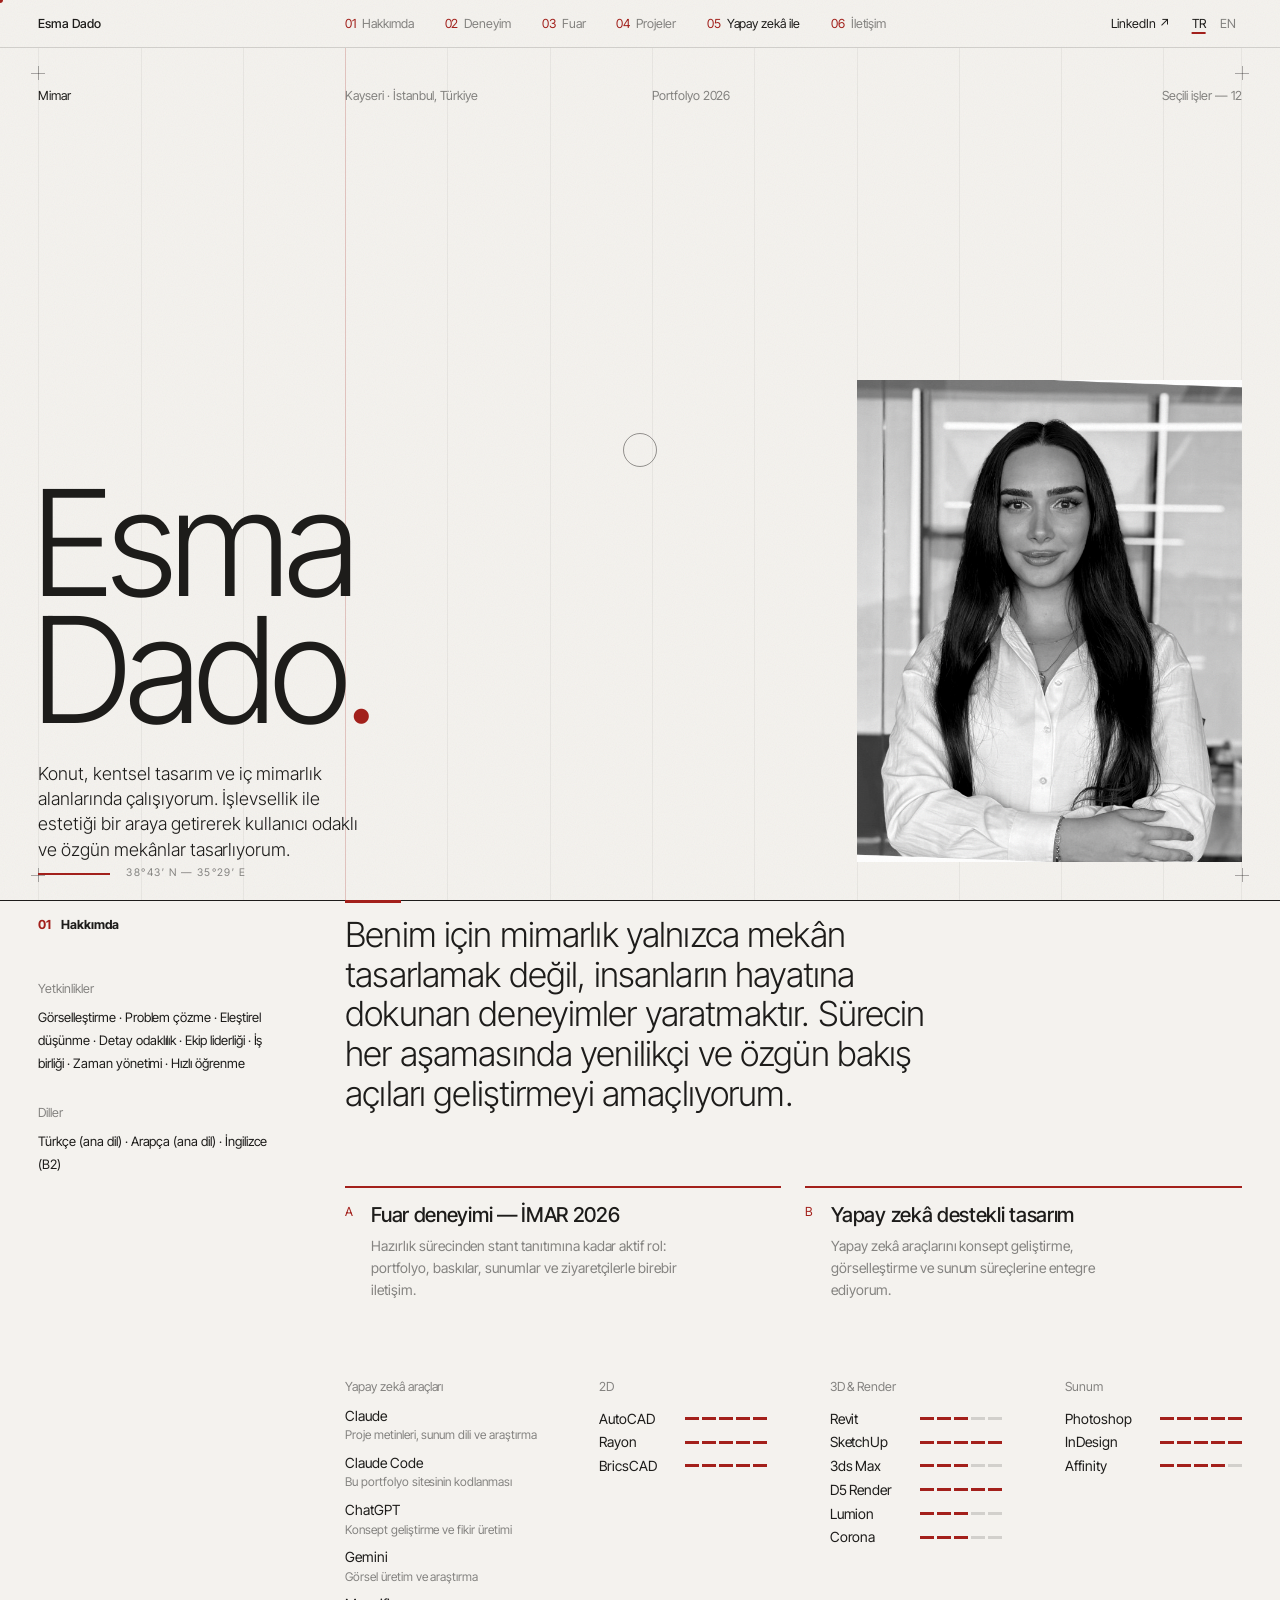
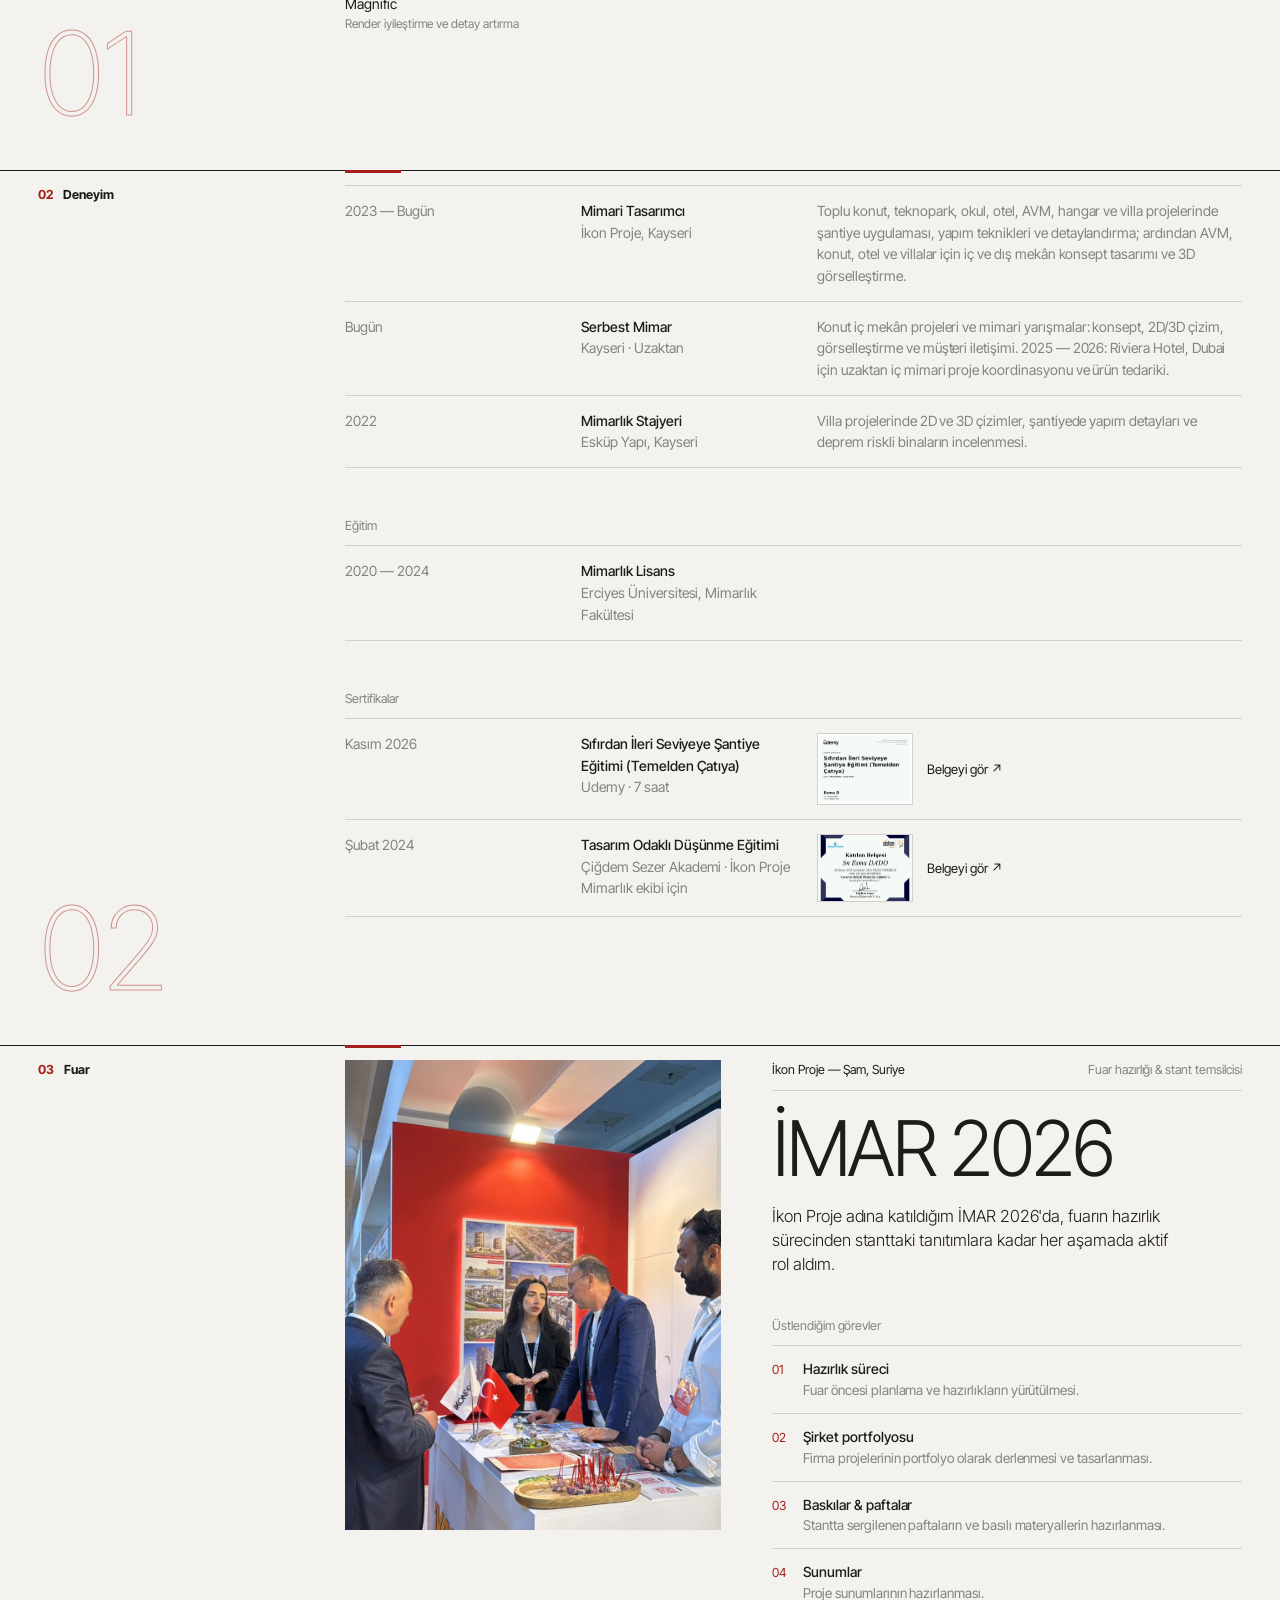
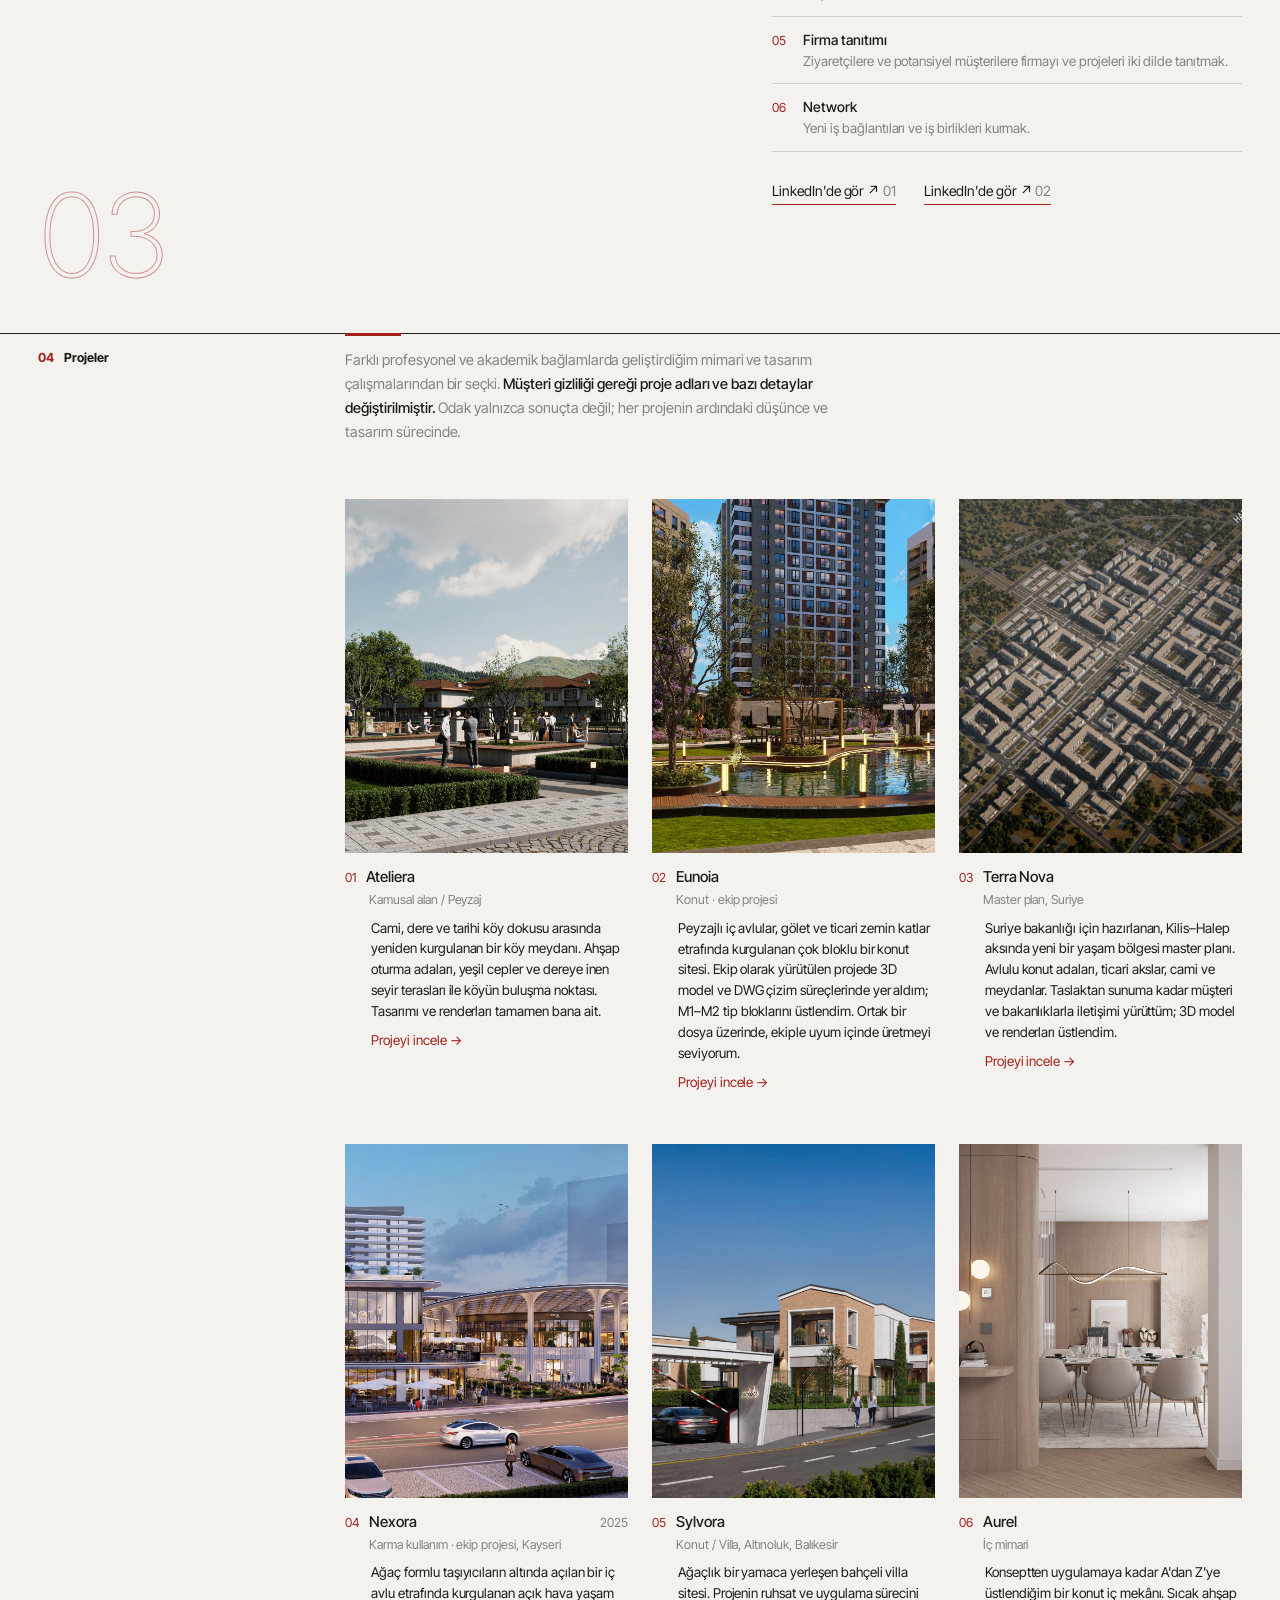
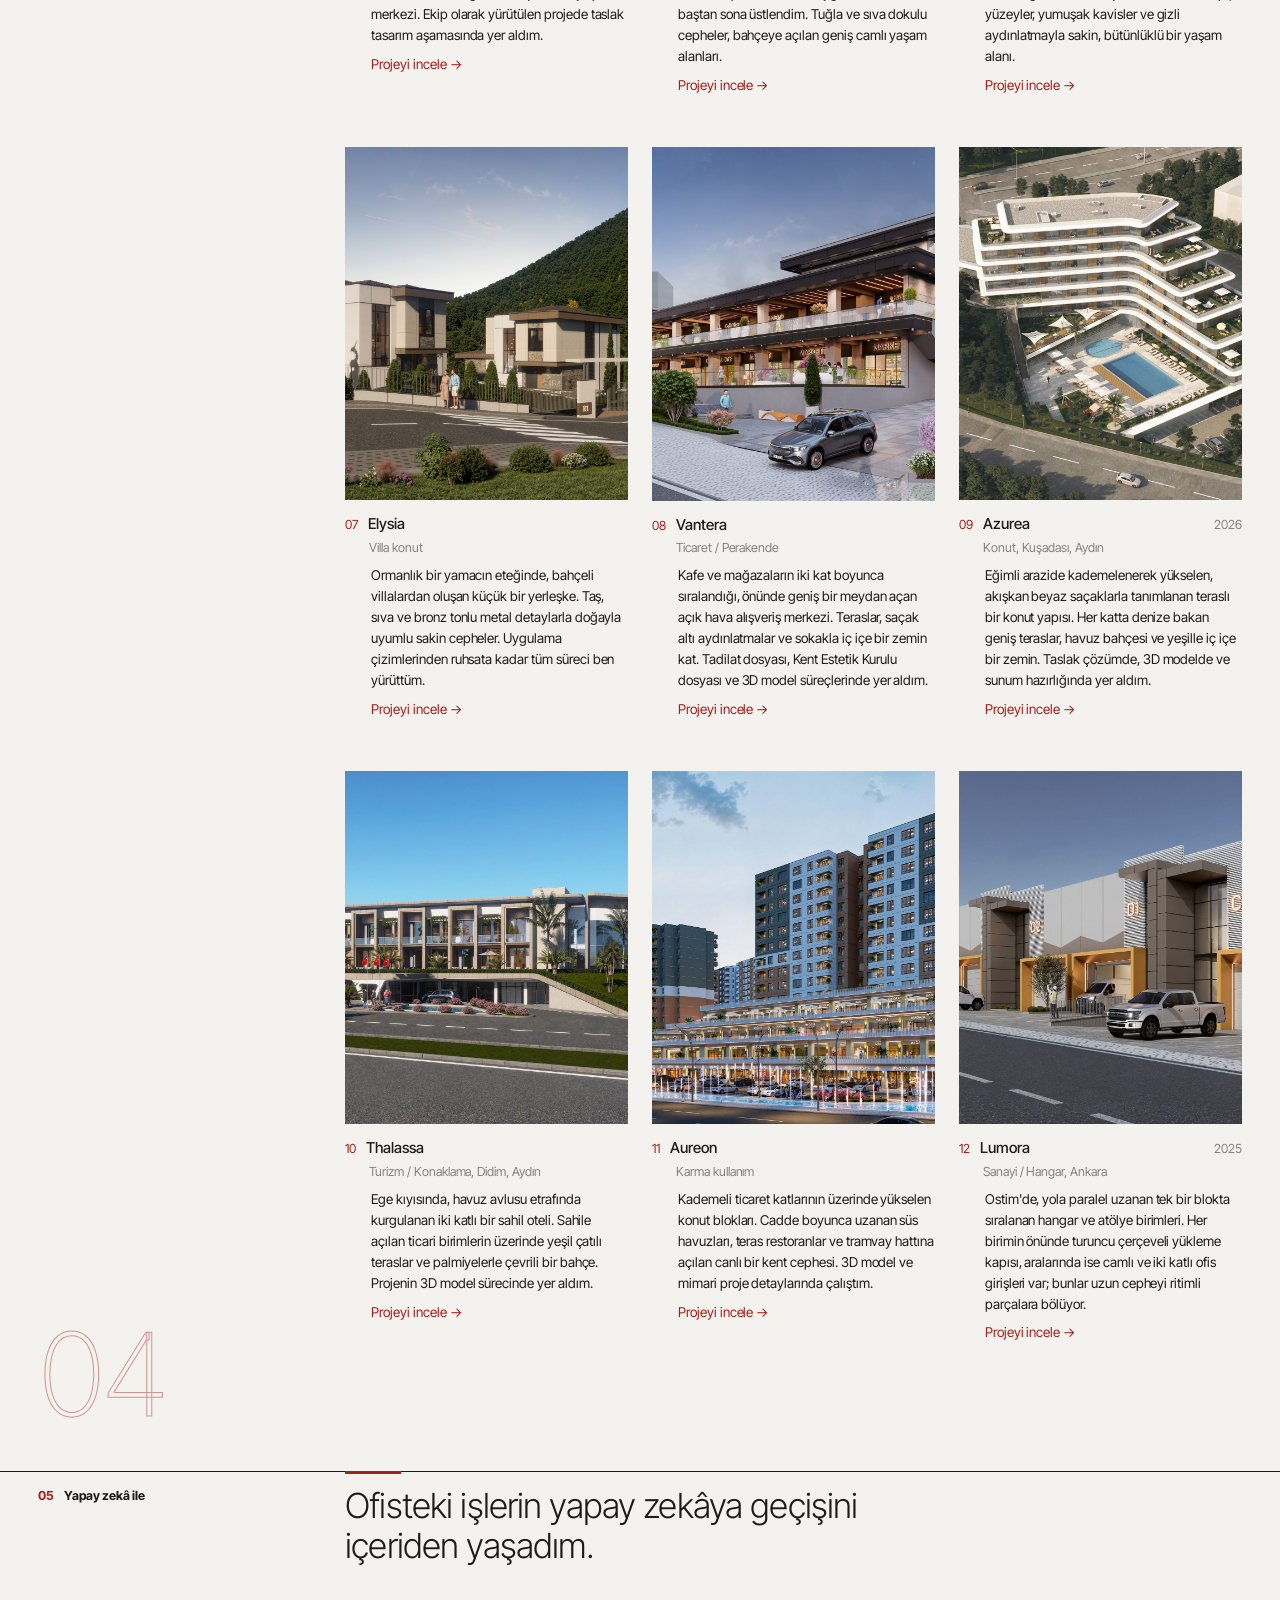
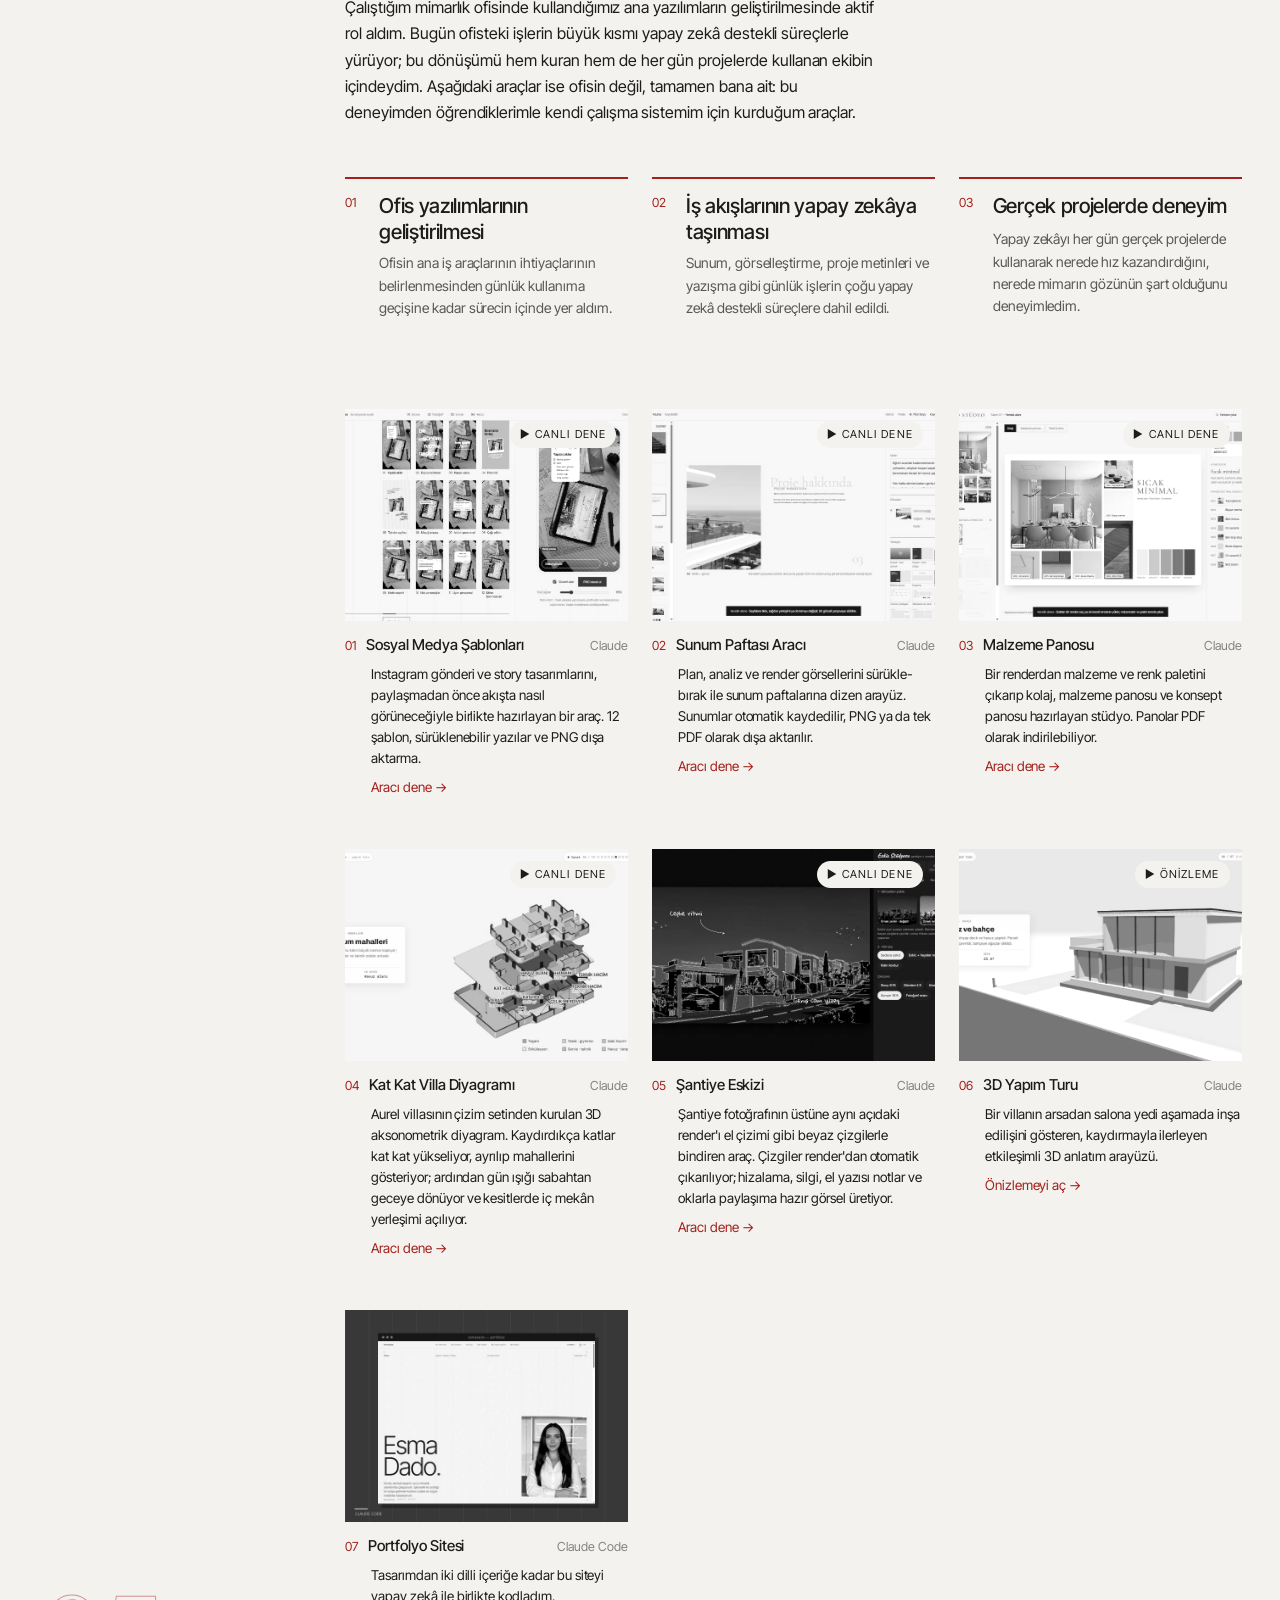
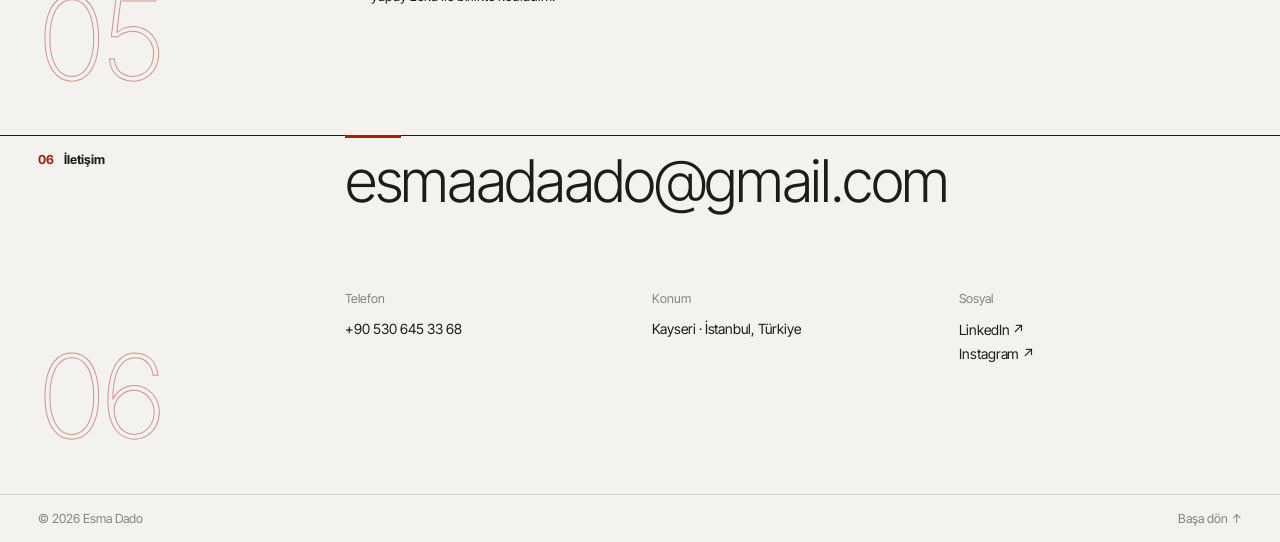
<file: index.html>
<!doctype html>
<html lang="tr">
<head>
  <meta charset="utf-8" />
  <meta name="viewport" content="width=device-width, initial-scale=1" />
  <title>Esma Dado Portfolio</title>
  <meta name="description" content="Esma Dado — mimar. Konut, kentsel tasarım ve iç mimari projeleri, render ve yapay zekâ ile geliştirdiğim tasarım araçları." />
  <meta property="og:type" content="website" />
  <meta property="og:site_name" content="Esma Dado" />
  <meta property="og:title" content="Esma Dado — Mimar · Portfolyo" />
  <meta property="og:description" content="Konut, kentsel tasarım ve iç mimari projeleri, render ve yapay zekâ ile geliştirdiğim tasarım araçları." />
  <meta property="og:url" content="https://esmaadaado-hub.github.io/" />
  <meta property="og:image" content="https://esmaadaado-hub.github.io/assets/og.jpg" />
  <meta property="og:image:width" content="1200" />
  <meta property="og:image:height" content="630" />
  <meta property="og:locale" content="tr_TR" />
  <meta name="twitter:card" content="summary_large_image" />
  <link rel="icon" href="favicon.png" type="image/png" sizes="32x32" />
  <link rel="apple-touch-icon" href="apple-touch-icon.png" />
  <link rel="preconnect" href="https://fonts.googleapis.com" />
  <link rel="preconnect" href="https://fonts.gstatic.com" crossorigin />
  <link href="https://fonts.googleapis.com/css2?family=Inter+Tight:wght@300;400;500&display=swap" rel="stylesheet" />
  <link rel="stylesheet" href="style.css?v=20261122b" />
</head>
<body>
  <!-- Sayfa, script.js tarafından data.js'e göre oluşturulur -->
  <div id="app"></div>
  <script src="data.js?v=20261126d"></script>
  <script src="script.js?v=20261122b"></script>
  <script src="editor.js?v=20261122b"></script>
</body>
</html>
</file>
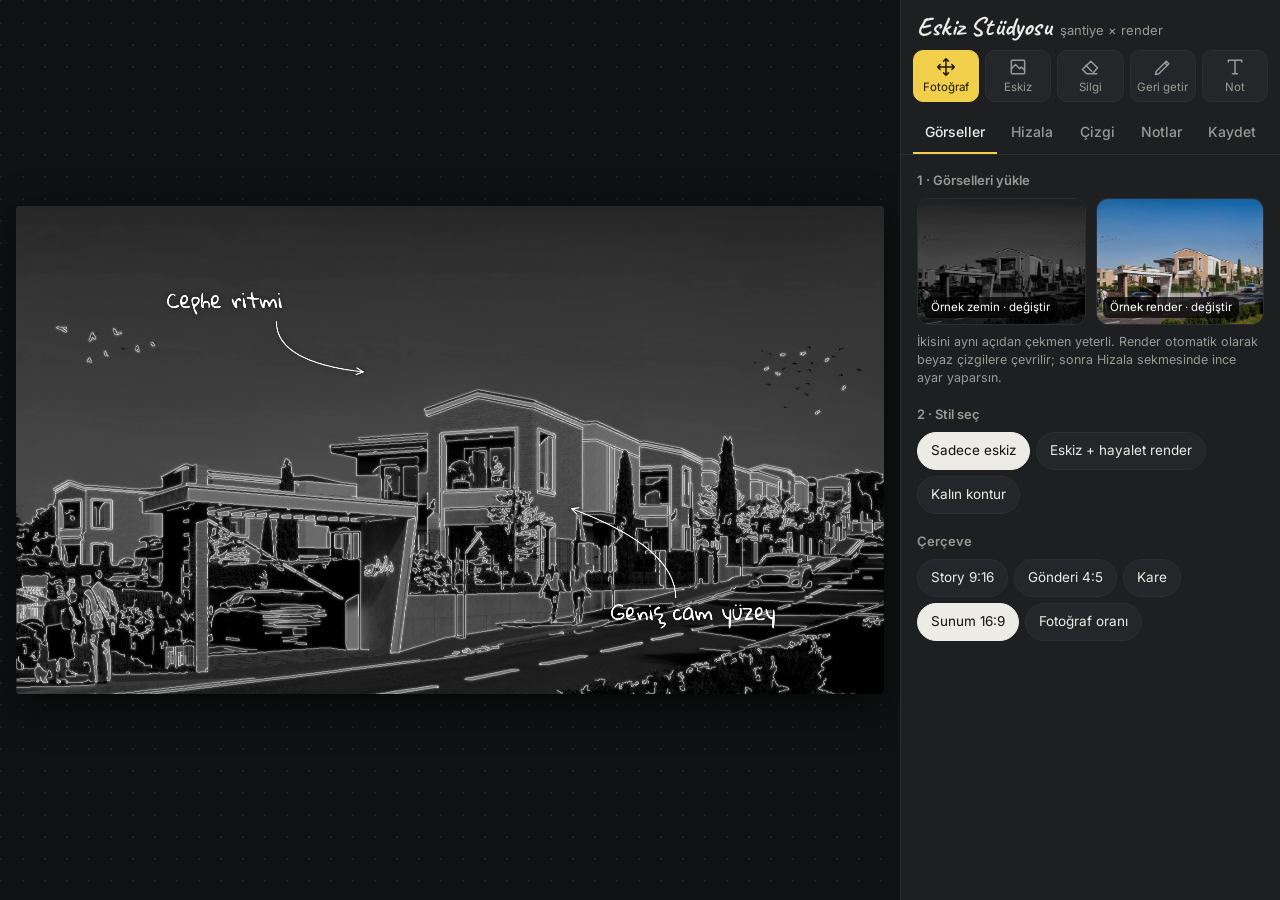
<file: ai/santiye-eskiz.html>
<!DOCTYPE html>
<html lang="tr">
<head>
<meta charset="utf-8">
<meta name="viewport" content="width=device-width,initial-scale=1">
<title>Şantiye Eskiz Stüdyosu</title>
<link rel="preconnect" href="https://fonts.googleapis.com">
<link rel="preconnect" href="https://fonts.gstatic.com" crossorigin>
<link href="https://fonts.googleapis.com/css2?family=Caveat:wght@500;700&family=Gloria+Hallelujah&family=Inter:ital,wght@0,400;0,500;0,600;1,500&family=Kalam:wght@300;400&family=Patrick+Hand&display=swap" rel="stylesheet">
<style>
/* VOICE: sessiz bir çizim masası; araç önde, süs yok.
   IDEA: şantiye fotoğrafının üstüne konan aydınger kağıdı.
   PICTURE: canlı tuval — eskiz bindirilmiş fotoğraf, ilk ekranın büyük kısmı.
   COLOUR and TYPE: beton antrasit zemin, kağıt beyazı çizgi, tebeşir sarısı vurgu; Inter arayüz, el yazısı fontlar notlarda.
   LAYOUT: masaüstünde tuval solda + panel sağda; telefonda tuval üstte, mod çubuğu ve sekmeler altında. */
:root{color-scheme:dark;--bg:#151617;--panel:#1d1f21;--line:#2c2f32;--ink:#ecebe6;--mute:#9a9a94;--acc:#f2cf4a;--acc-ink:#1a1700}
*{box-sizing:border-box;min-width:0}
html,body{height:100%}
body{margin:0;background:var(--bg);color:var(--ink);font:15px/1.45 Inter,system-ui,sans-serif;overflow-x:clip}
button,input,select,textarea{font:inherit;color:inherit}
.app{display:grid;grid-template-columns:minmax(0,1fr) 380px;height:100vh;height:100dvh}
.stage{position:relative;display:grid;place-items:center;padding:16px;overflow:hidden;background:
 radial-gradient(circle at 1px 1px,#ffffff12 1px,transparent 0) 0 0/22px 22px,#101112}
#cv{display:block;touch-action:none;box-shadow:0 12px 40px #0009;border-radius:4px;background:#222}
.empty{position:absolute;inset:0;display:grid;place-items:center;pointer-events:none;text-align:center;padding:24px}
.empty div{max-width:320px;color:var(--mute)}
.empty b{display:block;font:700 30px/1.1 Caveat,cursive;color:var(--ink);margin-bottom:6px}
.badge{position:absolute;top:14px;left:50%;transform:translateX(-50%);background:var(--acc);color:var(--acc-ink);padding:4px 12px;border-radius:99px;font-size:13px;font-weight:600;display:none}
.panel{background:var(--panel);border-left:1px solid var(--line);display:flex;flex-direction:column;overflow:hidden}
.head{padding:14px 16px 10px;display:flex;align-items:baseline;gap:8px}
.head h1{margin:0;font:700 26px/1 Caveat,cursive;letter-spacing:.2px}
.head span{color:var(--mute);font-size:13px}
.modes{display:grid;grid-template-columns:repeat(5,1fr);gap:6px;padding:0 12px 10px}
.modes button{border:1px solid var(--line);background:#24272a;border-radius:10px;min-height:52px;padding:4px 2px;cursor:pointer;display:flex;flex-direction:column;align-items:center;justify-content:center;gap:2px;font-size:11.5px;color:var(--mute)}
.modes button svg{width:20px;height:20px;stroke:currentColor;fill:none;stroke-width:1.8;stroke-linecap:round;stroke-linejoin:round}
.modes button.on{background:var(--acc);color:var(--acc-ink);border-color:var(--acc)}
.tabs{display:flex;gap:2px;padding:0 12px;border-bottom:1px solid var(--line);overflow-x:auto;scrollbar-width:none}
.tabs button{flex:1 0 auto;background:none;border:0;border-bottom:2px solid transparent;padding:10px 8px;color:var(--mute);cursor:pointer;font-weight:500;font-size:14px}
.tabs button.on{color:var(--ink);border-color:var(--acc)}
.body{flex:1;overflow-y:auto;padding:14px 16px 28px}
section{display:none}section.on{display:block}
h3{font-size:13px;font-weight:600;color:var(--mute);margin:18px 0 8px}
h3:first-child{margin-top:2px}
.ups{display:grid;grid-template-columns:1fr 1fr;gap:10px}
.up{position:relative;aspect-ratio:4/3;border:1.5px dashed #464a4e;border-radius:12px;display:grid;place-items:center;text-align:center;font-size:13px;color:var(--mute);cursor:pointer;overflow:hidden;background:#191b1d;padding:8px}
.up.has{border-style:solid;border-color:var(--line)}
.up img{position:absolute;inset:0;width:100%;height:100%;object-fit:cover}
.up b{display:block;color:var(--ink);font-size:14px;margin-bottom:2px}
.up .tag{position:absolute;left:6px;bottom:6px;background:#000b;color:#fff;font-size:11.5px;padding:2px 7px;border-radius:6px;z-index:1}
.up input{display:none}
.row{display:grid;grid-template-columns:118px minmax(0,1fr) 42px;align-items:center;gap:8px;margin:6px 0}
.row label{font-size:13.5px}
.row output{font-size:12.5px;color:var(--mute);text-align:right;font-variant-numeric:tabular-nums}
input[type=range]{width:100%;accent-color:var(--acc);height:28px}
.chips{display:flex;flex-wrap:wrap;gap:6px}
.chip{border:1px solid var(--line);background:#24272a;border-radius:99px;padding:8px 13px;cursor:pointer;font-size:13.5px;min-height:38px}
.chip.on{background:var(--ink);color:#111;border-color:var(--ink)}
.btn{border:1px solid var(--line);background:#2a2d30;border-radius:10px;padding:10px 14px;cursor:pointer;min-height:44px;font-weight:500}
.btn.pri{background:var(--acc);color:var(--acc-ink);border-color:var(--acc);font-weight:600}
.btns{display:flex;flex-wrap:wrap;gap:8px}
.btns .btn{flex:1 1 auto}
.hint{font-size:12.5px;color:var(--mute);margin:8px 0 0}
.sw{display:flex;gap:6px;align-items:center;flex-wrap:wrap}
.sw button{width:32px;height:32px;border-radius:50%;border:2px solid #0000;cursor:pointer;padding:0}
.sw button.on{border-color:var(--acc);outline:2px solid var(--panel);outline-offset:-4px}
.sw input[type=color]{width:36px;height:32px;border:0;background:none;padding:0;cursor:pointer}
select{background:#24272a;border:1px solid var(--line);border-radius:10px;padding:9px 10px;width:100%;font-size:15px}
.chk{display:flex;align-items:center;gap:8px;font-size:13.5px;margin:8px 0;cursor:pointer}
.chk input{width:18px;height:18px;accent-color:var(--acc)}
.notes{display:flex;flex-direction:column;gap:8px;margin-top:8px}
.note{border:1px solid var(--line);border-radius:12px;padding:8px;background:#191b1d;display:grid;grid-template-columns:minmax(0,1fr) auto;gap:6px;align-items:start}
.note.sel{border-color:var(--acc)}
.note textarea{grid-column:1/3;background:#232528;border:1px solid var(--line);border-radius:8px;padding:8px;resize:vertical;min-height:40px;font-size:16px}
.note .x{background:none;border:0;color:var(--mute);cursor:pointer;padding:6px 8px;font-size:13px}
.nudge{display:grid;grid-template-columns:repeat(3,44px);gap:4px;justify-content:start}
.nudge button{height:40px}
:focus-visible{outline:2px solid var(--acc);outline-offset:2px}
.toast{position:fixed;left:50%;bottom:22px;transform:translateX(-50%) translateY(20px);background:var(--ink);color:#111;padding:10px 16px;border-radius:10px;font-weight:500;opacity:0;transition:.25s;pointer-events:none;z-index:9}
.toast.on{opacity:1;transform:translateX(-50%)}
@media (max-width:860px){
 .app{grid-template-columns:1fr;grid-template-rows:auto auto;height:auto}
 .stage{height:62vh;height:62svh;padding:10px}
 .panel{border-left:0;border-top:1px solid var(--line);overflow:visible}
 .modes{position:sticky;top:0;z-index:3;background:var(--panel);padding-top:10px}
 .head{display:none}
 .body{overflow:visible}
}
@media (prefers-reduced-motion:reduce){.toast{transition:none}}
</style>
</head>
<body>
<div class="app">
 <div class="stage" id="stage">
  <canvas id="cv" width="1080" height="1920" aria-label="Eskiz tuvali"></canvas>
  <div class="empty" id="empty"><div><b>Şantiye + render → eskiz</b>Aşağıdan önce şantiye fotoğrafını, sonra aynı açıdaki render'ı yükle.</div></div>
  <div class="badge" id="badge">Çizgiler çıkarılıyor…</div>
 </div>
 <aside class="panel">
  <div class="head"><h1>Eskiz Stüdyosu</h1><span>şantiye × render</span></div>
  <div class="modes" id="modes">
   <button data-m="photo" class="on" title="Fotoğrafı sürükle"><svg viewBox="0 0 24 24"><path d="M5 9l-3 3 3 3M9 5l3-3 3 3M15 19l-3 3-3-3M19 9l3 3-3 3M2 12h20M12 2v20"/></svg>Fotoğraf</button>
   <button data-m="ov" title="Eskizi sürükle"><svg viewBox="0 0 24 24"><rect x="4" y="4" width="16" height="16" rx="1"/><path d="M4 14l5-5 5 5 2-2 4 4"/></svg>Eskiz</button>
   <button data-m="erase" title="Çizgileri sil"><svg viewBox="0 0 24 24"><path d="M20 20H8l-5-5 10-10 8 8-6 7"/><path d="M7 10l7 7"/></svg>Silgi</button>
   <button data-m="restore" title="Silinenleri geri getir"><svg viewBox="0 0 24 24"><path d="M3 21l4-1 12-12-3-3L4 17z"/><path d="M14 7l3 3"/></svg>Geri getir</button>
   <button data-m="text" title="Dokunduğun yere not ekle"><svg viewBox="0 0 24 24"><path d="M4 6V4h16v2M12 4v16M9 20h6"/></svg>Not</button>
  </div>
  <div class="tabs" id="tabs">
   <button data-t="img" class="on">Görseller</button><button data-t="fit">Hizala</button><button data-t="line">Çizgi</button><button data-t="txt">Notlar</button><button data-t="out">Kaydet</button>
  </div>
  <div class="body">
   <section data-t="img" class="on">
    <h3>1 · Görselleri yükle</h3>
    <div class="ups">
     <label class="up" id="upPhoto"><input type="file" accept="image/*" id="fPhoto"><div><b>Şantiye fotoğrafı</b>zemin olacak</div></label>
     <label class="up" id="upRender"><input type="file" accept="image/*" id="fRender"><div><b>Render</b>eskize dönüşecek</div></label>
    </div>
    <p class="hint">İkisini aynı açıdan çekmen yeterli. Render otomatik olarak beyaz çizgilere çevrilir; sonra Hizala sekmesinde ince ayar yaparsın.</p>
    <h3>2 · Stil seç</h3>
    <div class="chips" id="presets">
     <button class="chip on" data-p="sketch">Sadece eskiz</button>
     <button class="chip" data-p="ghost">Eskiz + hayalet render</button>
     <button class="chip" data-p="bold">Kalın kontur</button>
    </div>
    <h3>Çerçeve</h3>
    <div class="chips fmts"></div>
   </section>

   <section data-t="fit">
    <h3>Çerçeve</h3>
    <div class="chips fmts"></div>
    <h3>Fotoğraf</h3>
    <div class="row"><label for="phZoom">Yakınlaştır</label><input type="range" id="phZoom" min="1" max="3" step="0.01" value="1"><output></output></div>
    <h3>Eskiz konumu</h3>
    <div class="row"><label for="ovS">Ölçek</label><input type="range" id="ovS" min="0.5" max="1.6" step="0.002" value="1"><output></output></div>
    <div class="row"><label for="ovR">Döndür</label><input type="range" id="ovR" min="-10" max="10" step="0.05" value="0"><output></output></div>
    <div class="row"><label for="ovSy">Dikey esnet</label><input type="range" id="ovSy" min="0.8" max="1.2" step="0.002" value="1"><output></output></div>
    <label class="chk"><input type="checkbox" id="alignView"> Hizalarken render'ı yarı saydam göster</label>
    <h3>Piksel piksel kaydır</h3>
    <div class="nudge">
     <span></span><button class="btn" data-n="0,-1">↑</button><span></span>
     <button class="btn" data-n="-1,0">←</button><button class="btn" data-n="0,1">↓</button><button class="btn" data-n="1,0">→</button>
    </div>
    <div class="btns" style="margin-top:12px"><button class="btn" id="resetFit">Hizalamayı sıfırla</button></div>
    <p class="hint">Fotoğraf modunda sürükle = fotoğrafı kaydır; Eskiz modunda sürükle = çizimi kaydır. Telefonda iki parmakla da büyütebilirsin.</p>
   </section>

   <section data-t="line">
    <h3>Çizgi çıkarma</h3>
    <div class="row"><label for="eDetail">Detay</label><input type="range" id="eDetail" min="2" max="100" step="1" value="40"><output></output></div>
    <div class="row"><label for="eNoise">Kırıntı temizle</label><input type="range" id="eNoise" min="0" max="200" step="1" value="30"><output></output></div>
    <div class="row"><label for="eBlur">Yumuşatma</label><input type="range" id="eBlur" min="0.6" max="4" step="0.1" value="1.6"><output></output></div>
    <div class="row"><label for="eThick">Kalınlık</label><input type="range" id="eThick" min="0" max="4" step="1" value="1"><output></output></div>
    <h3>Görünüm</h3>
    <div class="row"><label for="lAlpha">Çizgi opaklığı</label><input type="range" id="lAlpha" min="0" max="1" step="0.01" value="0.95"><output></output></div>
    <div class="row"><label for="rAlpha">Render görünürlüğü</label><input type="range" id="rAlpha" min="0" max="1" step="0.01" value="0"><output></output></div>
    <div class="row"><label for="glow">Parlama</label><input type="range" id="glow" min="0" max="1" step="0.01" value="0.3"><output></output></div>
    <div class="row"><label>Çizgi rengi</label><div class="sw" id="lineSw"></div><span></span></div>
    <label class="chk"><input type="checkbox" id="showOv" checked> Eskizi göster</label>
    <h3>Silgi / geri getir fırçası</h3>
    <div class="row"><label for="bSize">Fırça boyutu</label><input type="range" id="bSize" min="10" max="300" step="1" value="80"><output></output></div>
    <div class="row"><label for="bSoft">Yumuşaklık</label><input type="range" id="bSoft" min="0" max="1" step="0.01" value="0.6"><output></output></div>
    <div class="btns"><button class="btn" id="undo">Geri al</button><button class="btn" id="maskReset">Silgiyi temizle</button></div>
    <p class="hint">Gökyüzü, pencere dışı ya da istemediğin dokuları Silgi moduyla boya. Silinen yerler render görünürlüğünden de çıkar.</p>
   </section>

   <section data-t="txt">
    <div class="btns"><button class="btn pri" id="addNote">+ Not ekle</button></div>
    <p class="hint">Ya da Not modunda tuvale dokun. Seçili notun yazısını, ok ucunu (dolu nokta) ve kıvrımını (boş nokta) sürükleyebilirsin.</p>
    <div class="notes" id="notes"></div>
    <h3>Yazı stili</h3>
    <select id="font"></select>
    <div class="row"><label for="tSize">Boyut</label><input type="range" id="tSize" min="20" max="120" step="1" value="46"><output></output></div>
    <div class="row"><label>Yazı rengi</label><div class="sw" id="txtSw"></div><span></span></div>
    <div class="row"><label>Ok rengi</label><div class="sw" id="arwSw"></div><span></span></div>
    <label class="chk"><input type="checkbox" id="tShadow" checked> Okunurluk için hafif gölge</label>
   </section>

   <section data-t="out">
    <h3>Çerçeve</h3>
    <div class="chips fmts"></div>
    <h3>Dosya</h3>
    <div class="chips" id="ftype"><button class="chip on" data-f="jpg">JPG</button><button class="chip" data-f="png">PNG</button></div>
    <div class="btns" style="margin-top:14px">
     <button class="btn pri" id="dl">İndir</button>
     <button class="btn" id="share" hidden>Paylaş</button>
    </div>
    <p class="hint" id="outInfo"></p>
    <h3>Yeni proje</h3>
    <div class="btns"><button class="btn" id="clearNotes">Notları temizle</button><button class="btn" id="newProj">Her şeyi sıfırla</button></div>
   </section>
  </div>
 </aside>
</div>
<div class="toast" id="toast"></div>

<script>
{
const $=s=>document.querySelector(s), $$=s=>[...document.querySelectorAll(s)];
const cv=$('#cv'), ctx=cv.getContext('2d');
const FMTS={story:['Story 9:16',1080,1920],post:['Gönderi 4:5',1080,1350],square:['Kare',1080,1080],wide:['Sunum 16:9',1920,1080],orig:['Fotoğraf oranı',0,0]};
const FONTS=[['Gloria Hallelujah','400 {s}px "Gloria Hallelujah", cursive','El yazısı (kalem)'],['Caveat','700 {s}px Caveat, cursive','El yazısı (akıcı)'],['Patrick Hand','400 {s}px "Patrick Hand", cursive','El yazısı (düzgün)'],['Kalam','400 {s}px Kalam, cursive','El yazısı (ince)'],['Inter','italic 500 {s}px Inter, sans-serif','Temiz italik']];
const S={fmt:'story',W:1080,H:1920,photo:null,render:null,
 ph:{zoom:1,x:0,y:0},ov:{s:1,sy:1,dx:0,dy:0,rot:0},
 edge:{detail:40,noise:30,blur:1.6,thick:1},
 look:{lineAlpha:.95,renderAlpha:0,glow:.3,lineColor:'#ffffff',show:true,align:false},
 brush:{size:80,soft:.6},
 txt:{font:0,size:46,color:'#ffffff',arrow:'#ffffff',shadow:true},
 notes:[],sel:null,mode:'photo',ftype:'jpg',exporting:false};
let LW=0,LH=0,nms=null,cursor=null,drag=null,undoStack=[],nid=1;
const lineCv=document.createElement('canvas'),maskCv=document.createElement('canvas'),rendCv=document.createElement('canvas'),compL=document.createElement('canvas'),compR=document.createElement('canvas');
const mctx=maskCv.getContext('2d',{willReadFrequently:true});

/* ---------- edge detection (Canny) ---------- */
function gaussian(src,w,h,sig){
 const r=Math.max(1,Math.ceil(sig*2.5)),k=[];let sum=0;
 for(let i=-r;i<=r;i++){const v=Math.exp(-(i*i)/(2*sig*sig));k.push(v);sum+=v}
 for(let i=0;i<k.length;i++)k[i]/=sum;
 const tmp=new Float32Array(w*h),out=new Float32Array(w*h);
 for(let y=0;y<h;y++){const o=y*w;for(let x=0;x<w;x++){let a=0;for(let j=-r;j<=r;j++){const xx=x+j<0?0:x+j>=w?w-1:x+j;a+=src[o+xx]*k[j+r]}tmp[o+x]=a}}
 for(let y=0;y<h;y++){for(let x=0;x<w;x++){let a=0;for(let j=-r;j<=r;j++){const yy=y+j<0?0:y+j>=h?h-1:y+j;a+=tmp[yy*w+x]*k[j+r]}out[y*w+x]=a}}
 return out;
}
function stage1(){
 const w=LW,h=LH,d=rendCv.getContext('2d',{willReadFrequently:true}).getImageData(0,0,w,h).data;
 const g=new Float32Array(w*h);
 for(let i=0,j=0;i<g.length;i++,j+=4)g[i]=.299*d[j]+.587*d[j+1]+.114*d[j+2];
 const b=gaussian(g,w,h,S.edge.blur),mag=new Float32Array(w*h),dir=new Uint8Array(w*h);
 for(let y=1;y<h-1;y++)for(let x=1;x<w-1;x++){
  const i=y*w+x;
  const gx=-b[i-w-1]-2*b[i-1]-b[i+w-1]+b[i-w+1]+2*b[i+1]+b[i+w+1];
  const gy=-b[i-w-1]-2*b[i-w]-b[i-w+1]+b[i+w-1]+2*b[i+w]+b[i+w+1];
  mag[i]=Math.sqrt(gx*gx+gy*gy);
  let a=Math.atan2(gy,gx)*57.2958;if(a<0)a+=180;
  dir[i]=a<22.5||a>=157.5?0:a<67.5?1:a<112.5?2:3;
 }
 nms=new Float32Array(w*h);
 for(let y=1;y<h-1;y++)for(let x=1;x<w-1;x++){
  const i=y*w+x,m=mag[i];if(!m)continue;let a,c;
  switch(dir[i]){case 0:a=mag[i-1];c=mag[i+1];break;case 1:a=mag[i+w+1];c=mag[i-w-1];break;case 2:a=mag[i-w];c=mag[i+w];break;default:a=mag[i+w-1];c=mag[i-w+1]}
  if(m>=a&&m>=c)nms[i]=m;
 }
}
function stage2(){
 const w=LW,h=LH,N=w*h;let mx=0,cnt=0;
 for(let i=0;i<N;i++)if(nms[i]>0){cnt++;if(nms[i]>mx)mx=nms[i]}
 const B=2048,hist=new Uint32Array(B);
 for(let i=0;i<N;i++)if(nms[i]>0)hist[Math.min(B-1,(nms[i]/mx*B)|0)]++;
 const keep=.015+Math.pow(S.edge.detail/100,1.6)*.5,target=cnt*keep;let acc=0,bi=B-1;
 for(;bi>0;bi--){acc+=hist[bi];if(acc>=target)break}
 const hi=Math.max(bi/B*mx,mx*.01),lo=hi*.45;
 const e=new Uint8Array(N),st=new Int32Array(N);let sp=0;
 for(let i=0;i<N;i++)if(nms[i]>=hi){e[i]=1;st[sp++]=i}
 while(sp){const i=st[--sp],x=i%w;
  for(let dy=-w;dy<=w;dy+=w)for(let dx=-1;dx<=1;dx++){const j=i+dy+dx;if(j<0||j>=N||(x===0&&dx<0)||(x===w-1&&dx>0))continue;if(!e[j]&&nms[j]>=lo){e[j]=1;st[sp++]=j}}}
 // remove short fragments
 const minL=S.edge.noise;
 if(minL>0){const seen=new Uint8Array(N),comp=new Int32Array(N);
  for(let s=0;s<N;s++){if(!e[s]||seen[s])continue;let n=0;sp=0;st[sp++]=s;seen[s]=1;
   while(sp){const i=st[--sp],x=i%w;comp[n++]=i;
    for(let dy=-w;dy<=w;dy+=w)for(let dx=-1;dx<=1;dx++){const j=i+dy+dx;if(j<0||j>=N||(x===0&&dx<0)||(x===w-1&&dx>0))continue;if(e[j]&&!seen[j]){seen[j]=1;st[sp++]=j}}}
   if(n<minL)for(let k=0;k<n;k++)e[comp[k]]=0;}}
 // dilate (thickness)
 let out=e;const r=S.edge.thick;
 if(r>0){const t=new Uint8Array(N),o=new Uint8Array(N);
  for(let y=0;y<h;y++)for(let x=0;x<w;x++){let v=0;for(let k=-r;k<=r&&!v;k++){const xx=x+k;if(xx>=0&&xx<w&&e[y*w+xx])v=1}t[y*w+x]=v}
  for(let y=0;y<h;y++)for(let x=0;x<w;x++){let v=0;for(let k=-r;k<=r&&!v;k++){const yy=y+k;if(yy>=0&&yy<h&&t[yy*w+x])v=1}o[y*w+x]=v}
  out=o}
 const lctx=lineCv.getContext('2d'),im=lctx.createImageData(w,h),p=im.data;
 for(let y=0;y<h;y++)for(let x=0;x<w;x++){const i=y*w+x;
  let a=out[i]*4;if(x>0&&x<w-1&&y>0&&y<h-1)a+=out[i-1]+out[i+1]+out[i-w]+out[i+w];else a+=out[i]*4;
  const q=i*4;p[q]=p[q+1]=p[q+2]=255;p[q+3]=Math.min(255,a*32)}
 lctx.putImageData(im,0,0);
 compose();draw();
}
let procT=0;
function process(full){
 if(!S.render)return;
 $('#badge').style.display='block';clearTimeout(procT);
 procT=setTimeout(()=>{if(full||!nms)stage1();stage2();$('#badge').style.display='none'},40);
}
/* lines are extracted at the size they will be drawn, so thickness stays true to the output */
function targetLW(){const img=S.render,P=photoRect(),want=S.photo?P.w:S.W;
 let w=Math.max(900,Math.min(2200,want));const h=w*img.height/img.width;if(h>2200)w=2200*img.width/img.height;return Math.round(w)}
function prepRender(keepMask){
 const img=S.render,w=targetLW();let old=null;
 if(keepMask&&LW){old=document.createElement('canvas');old.width=LW;old.height=LH;old.getContext('2d').drawImage(maskCv,0,0)}
 LW=w;LH=Math.round(w*img.height/img.width);
 for(const c of [lineCv,rendCv,compL,compR,maskCv]){c.width=LW;c.height=LH}
 const rc=rendCv.getContext('2d');rc.imageSmoothingQuality='high';rc.drawImage(img,0,0,LW,LH);
 mctx.fillStyle='#fff';mctx.fillRect(0,0,LW,LH);if(old)mctx.drawImage(old,0,0,LW,LH);
 undoStack=[];nms=null;process(true);
}
function maybeReprep(){if(!S.render||!LW)return;const t=targetLW();if(Math.abs(t-LW)/LW>.2)prepRender(true)}
function compose(){
 if(!LW)return;
 let c=compL.getContext('2d');c.globalCompositeOperation='source-over';c.clearRect(0,0,LW,LH);c.drawImage(lineCv,0,0);
 c.globalCompositeOperation='source-in';c.fillStyle=S.look.lineColor;c.fillRect(0,0,LW,LH);
 c.globalCompositeOperation='destination-in';c.drawImage(maskCv,0,0);c.globalCompositeOperation='source-over';
 c=compR.getContext('2d');c.globalCompositeOperation='source-over';c.clearRect(0,0,LW,LH);c.drawImage(rendCv,0,0);
 c.globalCompositeOperation='destination-in';c.drawImage(maskCv,0,0);c.globalCompositeOperation='source-over';
}

/* ---------- geometry ---------- */
function photoRect(){const p=S.photo;if(!p)return{x:0,y:0,w:S.W,h:S.H};
 const s=Math.max(S.W/p.width,S.H/p.height)*S.ph.zoom,w=p.width*s,h=p.height*s;
 return{x:(S.W-w)/2+S.ph.x*S.W,y:(S.H-h)/2+S.ph.y*S.H,w,h}}
function ovGeom(){const P=photoRect(),w=P.w*S.ov.s,h=w*LH/LW*S.ov.sy;
 return{cx:P.x+P.w/2+S.ov.dx*P.w,cy:P.y+P.h/2+S.ov.dy*P.h,w,h,rot:S.ov.rot*Math.PI/180}}
function toLine(p){const g=ovGeom(),dx=p.x-g.cx,dy=p.y-g.cy,c=Math.cos(g.rot),s=Math.sin(g.rot);
 const rx=dx*c+dy*s,ry=-dx*s+dy*c;return{x:rx*LW/g.w+LW/2,y:ry*LH/g.h+LH/2,k:LW/g.w}}
function ratio(){return cv.width/cv.getBoundingClientRect().width}
function fontStr(sz){return FONTS[S.txt.font][1].replace('{s}',Math.round(sz))}

/* ---------- drawing ---------- */
let raf=0;function draw(){if(!raf)raf=requestAnimationFrame(()=>{raf=0;drawNow()})}
function drawNow(){
 const W=S.W,H=S.H;ctx.setTransform(1,0,0,1,0,0);ctx.globalAlpha=1;ctx.shadowBlur=0;
 ctx.fillStyle='#222426';ctx.fillRect(0,0,W,H);
 if(S.photo){const P=photoRect();ctx.drawImage(S.photo,P.x,P.y,P.w,P.h)}
 if(S.render&&LW&&S.look.show){const g=ovGeom();ctx.save();ctx.translate(g.cx,g.cy);ctx.rotate(g.rot);
  const ra=Math.max(S.look.renderAlpha,(!S.exporting&&S.look.align)?.5:0);
  if(ra>0){ctx.globalAlpha=ra;ctx.drawImage(compR,-g.w/2,-g.h/2,g.w,g.h)}
  ctx.globalAlpha=S.look.lineAlpha;
  if(S.look.glow>0){ctx.shadowColor=S.look.lineColor;ctx.shadowBlur=S.look.glow*18*(W/1080)}
  ctx.drawImage(compL,-g.w/2,-g.h/2,g.w,g.h);ctx.restore()}
 ctx.globalAlpha=1;ctx.shadowBlur=0;
 for(const n of S.notes)drawNote(n);
 if(!S.exporting){
  const n=S.notes.find(n=>n.id===S.sel);if(n)drawHandles(n);
  if(cursor&&(S.mode==='erase'||S.mode==='restore')&&S.render){const r=ratio();
   ctx.beginPath();ctx.arc(cursor.x,cursor.y,S.brush.size,0,7);ctx.lineWidth=2*r;ctx.strokeStyle='#000a';ctx.stroke();
   ctx.lineWidth=1*r;ctx.strokeStyle=S.mode==='erase'?'#ff6b6b':'#7dffa5';ctx.stroke()}
 }
}
function nearestOnRect(b,p){return{x:Math.max(b.x,Math.min(p.x,b.x+b.w)),y:Math.max(b.y,Math.min(p.y,b.y+b.h))}}
function drawNote(n){
 const W=S.W,H=S.H,sz=S.txt.size*(Math.min(W,H)/1080),x=n.x*W,y=n.y*H;
 ctx.font=fontStr(sz);ctx.textAlign='center';ctx.textBaseline='middle';
 const lines=(n.text||' ').split('\n'),lh=sz*1.15;let bw=0;for(const l of lines)bw=Math.max(bw,ctx.measureText(l).width);
 const bh=lines.length*lh;n._bb={x:x-bw/2,y:y-bh/2,w:bw,h:bh};
 if(S.txt.shadow){ctx.shadowColor='rgba(0,0,0,.45)';ctx.shadowBlur=sz*.25}
 ctx.fillStyle=S.txt.color;lines.forEach((l,i)=>ctx.fillText(l,x,y-bh/2+lh*(i+.5)));
 if(n.arrow){
  const pad=sz*.3,b={x:n._bb.x-pad,y:n._bb.y-pad,w:bw+pad*2,h:bh+pad*2};
  const c={x:n.cx*W,y:n.cy*H},t={x:n.tx*W,y:n.ty*H},s=nearestOnRect(b,c);
  ctx.strokeStyle=S.txt.arrow;ctx.lineWidth=Math.max(2,sz*.055);ctx.lineCap='round';ctx.lineJoin='round';
  ctx.beginPath();ctx.moveTo(s.x,s.y);ctx.quadraticCurveTo(c.x,c.y,t.x,t.y);ctx.stroke();
  const a=Math.atan2(t.y-c.y,t.x-c.x),L=sz*.36;
  ctx.beginPath();ctx.moveTo(t.x-L*Math.cos(a-.45),t.y-L*Math.sin(a-.45));ctx.lineTo(t.x,t.y);ctx.lineTo(t.x-L*Math.cos(a+.45),t.y-L*Math.sin(a+.45));ctx.stroke();
 }
 ctx.shadowBlur=0;
}
function drawHandles(n){
 const r=ratio(),b=n._bb,W=S.W,H=S.H;if(!b)return;
 ctx.save();ctx.setLineDash([6*r,5*r]);ctx.lineWidth=1.5*r;ctx.strokeStyle='#f2cf4a';
 ctx.strokeRect(b.x-8*r,b.y-6*r,b.w+16*r,b.h+12*r);
 if(n.arrow){ctx.beginPath();ctx.moveTo(n.cx*W,n.cy*H);ctx.lineTo(n.tx*W,n.ty*H);ctx.stroke();ctx.setLineDash([]);
  ctx.fillStyle='#f2cf4a';ctx.beginPath();ctx.arc(n.tx*W,n.ty*H,9*r,0,7);ctx.fill();
  ctx.fillStyle='#1d1f21';ctx.beginPath();ctx.arc(n.cx*W,n.cy*H,8*r,0,7);ctx.fill();ctx.lineWidth=2.5*r;ctx.stroke()}
 ctx.restore();
}

/* ---------- notes ---------- */
function newNote(x,y){
 const tx=Math.min(.92,Math.max(.08,x+(x<.5?.16:-.16))),ty=Math.min(.92,Math.max(.08,y-.09));
 const n={id:nid++,text:'Detay',x,y,tx,ty,cx:(x+tx)/2+(ty-y)*.35,cy:(y+ty)/2-(tx-x)*.35*(S.W/S.H),arrow:true};
 S.notes.push(n);S.sel=n.id;renderNotes();showTab('txt');draw();
 requestAnimationFrame(()=>{const ta=$(`.note[data-id="${n.id}"] textarea`);if(ta){ta.focus();ta.select()}});
}
function renderNotes(){
 const el=$('#notes');
 el.innerHTML=S.notes.length?S.notes.map(n=>`<div class="note${n.id===S.sel?' sel':''}" data-id="${n.id}">
  <textarea rows="1" aria-label="Not metni">${n.text.replace(/&/g,'&amp;').replace(/</g,'&lt;')}</textarea>
  <label class="chk" style="margin:0"><input type="checkbox" ${n.arrow?'checked':''}> Ok</label><button class="x">Sil</button></div>`).join('')
  :'<p class="hint">Henüz not yok. Örnek: "Galeri duvarı", "Doble altura", "Malzeme seçimi".</p>';
}
$('#notes').addEventListener('input',e=>{const row=e.target.closest('.note');if(!row)return;const n=S.notes.find(n=>n.id==row.dataset.id);
 if(e.target.tagName==='TEXTAREA')n.text=e.target.value;else n.arrow=e.target.checked;draw()});
$('#notes').addEventListener('click',e=>{const row=e.target.closest('.note');if(!row)return;const id=+row.dataset.id;
 if(e.target.classList.contains('x')){S.notes=S.notes.filter(n=>n.id!==id);if(S.sel===id)S.sel=null;renderNotes();draw();return}
 if(S.sel!==id){S.sel=id;$$('.note').forEach(r=>r.classList.toggle('sel',+r.dataset.id===id));draw()}});
function hitNote(p){
 const r=ratio(),R=22*r,W=S.W,H=S.H,sel=S.notes.find(n=>n.id===S.sel);
 if(sel&&sel.arrow){if(Math.hypot(p.x-sel.tx*W,p.y-sel.ty*H)<R)return{type:'tip',n:sel};if(Math.hypot(p.x-sel.cx*W,p.y-sel.cy*H)<R)return{type:'ctrl',n:sel}}
 for(let i=S.notes.length-1;i>=0;i--){const n=S.notes[i],b=n._bb;if(!b)continue;const m=12*r;
  if(p.x>b.x-m&&p.x<b.x+b.w+m&&p.y>b.y-m&&p.y<b.y+b.h+m)return{type:'label',n}}
 return null;
}

/* ---------- pointer ---------- */
const ptrs=new Map();let pinch=null;
function pt(e){const b=cv.getBoundingClientRect();return{x:(e.clientX-b.left)*cv.width/b.width,y:(e.clientY-b.top)*cv.height/b.height}}
cv.addEventListener('pointerdown',e=>{
 cv.setPointerCapture(e.pointerId);const p=pt(e);ptrs.set(e.pointerId,p);
 if(ptrs.size===2&&(S.mode==='photo'||S.mode==='ov')){const [a,b]=[...ptrs.values()];pinch={d:Math.hypot(a.x-b.x,a.y-b.y),z:S.ph.zoom,s:S.ov.s};drag=null;return}
 const brush=S.mode==='erase'||S.mode==='restore';
 if(!brush){const h=hitNote(p);if(h){drag={type:h.type,n:h.n,start:p,o:{...h.n}};if(S.sel!==h.n.id){S.sel=h.n.id;renderNotes()}draw();return}}
 if(S.mode==='photo')drag={type:'photo',start:p,o:{...S.ph}};
 else if(S.mode==='ov')drag={type:'ov',start:p,o:{...S.ov}};
 else if(brush){if(!S.render)return toast('Önce render yükle');pushUndo();drag={type:'brush',last:p};paint(p,p)}
 else drag={type:'tap',start:p};
 if(!brush&&S.sel!==null&&S.mode!=='text'){S.sel=null;renderNotes();draw()}
});
cv.addEventListener('pointermove',e=>{
 const p=pt(e);if(ptrs.has(e.pointerId))ptrs.set(e.pointerId,p);
 if(S.mode==='erase'||S.mode==='restore'){cursor=p;draw()}
 if(pinch&&ptrs.size===2){const [a,b]=[...ptrs.values()],k=Math.hypot(a.x-b.x,a.y-b.y)/pinch.d;
  if(S.mode==='photo')S.ph.zoom=Math.min(3,Math.max(1,pinch.z*k));else S.ov.s=Math.min(1.6,Math.max(.5,pinch.s*k));syncSliders();draw();return}
 if(!drag)return;const W=S.W,H=S.H,dx=p.x-(drag.start?.x||0),dy=p.y-(drag.start?.y||0),n=drag.n,o=drag.o;
 switch(drag.type){
  case 'photo':S.ph.x=o.x+dx/W;S.ph.y=o.y+dy/H;break;
  case 'ov':{const P=photoRect();S.ov.dx=o.dx+dx/P.w;S.ov.dy=o.dy+dy/P.h;break}
  case 'label':n.x=o.x+dx/W;n.y=o.y+dy/H;n.cx=o.cx+dx/W/2;n.cy=o.cy+dy/H/2;break;
  case 'tip':n.tx=o.tx+dx/W;n.ty=o.ty+dy/H;n.cx=o.cx+dx/W/2;n.cy=o.cy+dy/H/2;break;
  case 'ctrl':n.cx=o.cx+dx/W;n.cy=o.cy+dy/H;break;
  case 'brush':paint(drag.last,p);drag.last=p;break;
 }
 draw();
});
function endPtr(e){
 ptrs.delete(e.pointerId);if(ptrs.size<2)pinch=null;
 if(drag&&drag.type==='tap'){const p=pt(e);if(Math.hypot(p.x-drag.start.x,p.y-drag.start.y)<12*ratio()){
  if(!S.photo&&!S.render)toast('Önce görselleri yükle');else newNote(p.x/S.W,p.y/S.H)}}
 drag=null;
}
cv.addEventListener('pointerup',endPtr);cv.addEventListener('pointercancel',endPtr);
cv.addEventListener('pointerleave',()=>{cursor=null;draw()});
cv.addEventListener('wheel',e=>{if(S.mode!=='photo'&&S.mode!=='ov')return;e.preventDefault();const k=Math.exp(-e.deltaY*.001);
 if(S.mode==='photo')S.ph.zoom=Math.min(3,Math.max(1,S.ph.zoom*k));else S.ov.s=Math.min(1.6,Math.max(.5,S.ov.s*k));syncSliders();draw()},{passive:false});

function paint(a,b){
 const la=toLine(a),lb=toLine(b),rad=S.brush.size*la.k,dist=Math.hypot(lb.x-la.x,lb.y-la.y),steps=Math.max(1,Math.ceil(dist/(rad*.2)));
 mctx.globalCompositeOperation=S.mode==='erase'?'destination-out':'source-over';
 for(let i=(a===b?0:1);i<=steps;i++){const x=la.x+(lb.x-la.x)*i/steps,y=la.y+(lb.y-la.y)*i/steps;
  const g=mctx.createRadialGradient(x,y,rad*(1-S.brush.soft)*.98,x,y,rad);g.addColorStop(0,'rgba(255,255,255,.55)');g.addColorStop(1,'rgba(255,255,255,0)');
  mctx.fillStyle=g;mctx.beginPath();mctx.arc(x,y,rad,0,7);mctx.fill()}
 mctx.globalCompositeOperation='source-over';compose();
}
function pushUndo(){const c=document.createElement('canvas');c.width=LW;c.height=LH;c.getContext('2d').drawImage(maskCv,0,0);undoStack.push(c);if(undoStack.length>12)undoStack.shift()}
$('#undo').onclick=()=>{const c=undoStack.pop();if(!c)return toast('Geri alınacak bir şey yok');mctx.globalCompositeOperation='copy';mctx.drawImage(c,0,0);mctx.globalCompositeOperation='source-over';compose();draw()};
$('#maskReset').onclick=()=>{if(!LW)return;pushUndo();mctx.fillStyle='#fff';mctx.fillRect(0,0,LW,LH);compose();draw()};

/* ---------- UI wiring ---------- */
function showTab(t){$$('#tabs button').forEach(b=>b.classList.toggle('on',b.dataset.t===t));$$('section').forEach(s=>s.classList.toggle('on',s.dataset.t===t))}
$('#tabs').onclick=e=>{const b=e.target.closest('button');if(b)showTab(b.dataset.t)};
$('#modes').onclick=e=>{const b=e.target.closest('button');if(!b)return;S.mode=b.dataset.m;$$('#modes button').forEach(x=>x.classList.toggle('on',x===b));
 cursor=null;if(S.mode==='erase'||S.mode==='restore')showTab('line');if(S.mode==='text')showTab('txt');if(S.mode==='ov')showTab('fit');draw()};

$$('.fmts').forEach(el=>el.innerHTML=Object.entries(FMTS).map(([k,v])=>`<button class="chip${k===S.fmt?' on':''}" data-k="${k}">${v[0]}</button>`).join(''));
document.addEventListener('click',e=>{const b=e.target.closest('.fmts .chip');if(!b)return;setFmt(b.dataset.k)});
function setFmt(k){S.fmt=k;let [,W,H]=FMTS[k];
 if(k==='orig'){if(S.photo){const p=S.photo,s=2048/Math.max(p.width,p.height);W=Math.round(p.width*s);H=Math.round(p.height*s)}else{W=1080;H=1350}}
 S.W=cv.width=W;S.H=cv.height=H;$$('.fmts .chip').forEach(c=>c.classList.toggle('on',c.dataset.k===k));fit();updInfo();maybeReprep();draw()}
function fit(){const st=$('#stage').getBoundingClientRect(),pad=window.innerWidth<860?20:32,aw=st.width-pad,ah=st.height-pad,s=Math.min(aw/S.W,ah/S.H);
 cv.style.width=Math.floor(S.W*s)+'px';cv.style.height=Math.floor(S.H*s)+'px'}
new ResizeObserver(fit).observe($('#stage'));

const sl=(id,get,set,fmt,heavy)=>{const el=$('#'+id),out=el.parentElement.querySelector('output');
 const show=()=>{if(out)out.textContent=fmt(+el.value)};el.value=get();show();
 el.addEventListener('input',()=>{set(+el.value);show();heavy?heavy():draw()});el._sync=()=>{el.value=get();show()}};
const pct=v=>Math.round(v*100)+'%';
sl('phZoom',()=>S.ph.zoom,v=>S.ph.zoom=v,v=>v.toFixed(2)+'×');
sl('ovS',()=>S.ov.s,v=>S.ov.s=v,pct);
sl('ovR',()=>S.ov.rot,v=>S.ov.rot=v,v=>v.toFixed(1)+'°');
sl('ovSy',()=>S.ov.sy,v=>S.ov.sy=v,pct);
sl('eDetail',()=>S.edge.detail,v=>S.edge.detail=v,v=>v,()=>process(false));
sl('eNoise',()=>S.edge.noise,v=>S.edge.noise=v,v=>v,()=>process(false));
sl('eBlur',()=>S.edge.blur,v=>S.edge.blur=v,v=>v.toFixed(1),()=>process(true));
sl('eThick',()=>S.edge.thick,v=>S.edge.thick=v,v=>v,()=>process(false));
sl('lAlpha',()=>S.look.lineAlpha,v=>S.look.lineAlpha=v,pct);
sl('rAlpha',()=>S.look.renderAlpha,v=>S.look.renderAlpha=v,pct);
sl('glow',()=>S.look.glow,v=>S.look.glow=v,pct);
sl('bSize',()=>S.brush.size,v=>S.brush.size=v,v=>v);
sl('bSoft',()=>S.brush.soft,v=>S.brush.soft=v,pct);
sl('tSize',()=>S.txt.size,v=>S.txt.size=v,v=>v);
$('#phZoom').addEventListener('change',maybeReprep);
function syncSliders(){$$('input[type=range]').forEach(el=>el._sync&&el._sync())}
$('#showOv').onchange=e=>{S.look.show=e.target.checked;draw()};
$('#alignView').onchange=e=>{S.look.align=e.target.checked;draw()};
$('#tShadow').onchange=e=>{S.txt.shadow=e.target.checked;draw()};
$$('.nudge button').forEach(b=>b.onclick=()=>{const [x,y]=b.dataset.n.split(',').map(Number),P=photoRect();S.ov.dx+=x*2/P.w;S.ov.dy+=y*2/P.h;draw()});
$('#resetFit').onclick=()=>{S.ph={zoom:1,x:0,y:0};S.ov={s:1,sy:1,dx:0,dy:0,rot:0};syncSliders();draw()};

function swatches(el,colors,get,set){const render=()=>{el.innerHTML=colors.map(c=>`<button style="background:${c}" data-c="${c}" class="${get()===c?'on':''}" aria-label="${c}"></button>`).join('')+`<input type="color" value="${get()}" aria-label="Özel renk">`};
 render();el.addEventListener('click',e=>{const b=e.target.closest('button');if(!b)return;set(b.dataset.c);render()});
 el.addEventListener('input',e=>{if(e.target.type==='color'){set(e.target.value);el.querySelectorAll('button').forEach(b=>b.classList.remove('on'))}});el._render=render}
swatches($('#lineSw'),['#ffffff','#f2cf4a','#111111'],()=>S.look.lineColor,c=>{S.look.lineColor=c;compose();draw()});
swatches($('#txtSw'),['#ffffff','#f2cf4a','#111111'],()=>S.txt.color,c=>{S.txt.color=c;draw()});
swatches($('#arwSw'),['#ffffff','#f2cf4a','#111111'],()=>S.txt.arrow,c=>{S.txt.arrow=c;draw()});
$('#font').innerHTML=FONTS.map((f,i)=>`<option value="${i}">${f[2]} — ${f[0]}</option>`).join('');
$('#font').onchange=e=>{S.txt.font=+e.target.value;loadFont()};
function loadFont(){try{document.fonts.load(fontStr(48)).then(draw,draw)}catch(_){draw()}}
if(document.fonts)document.fonts.ready.then(draw);loadFont();

const PRESETS={
 sketch:{look:{lineAlpha:.95,renderAlpha:0,glow:.3,lineColor:'#ffffff'},edge:{thick:1},txt:{font:0,color:'#ffffff',arrow:'#ffffff'}},
 ghost:{look:{lineAlpha:.9,renderAlpha:.32,glow:.45,lineColor:'#ffffff'},edge:{thick:1},txt:{font:4,color:'#f2cf4a',arrow:'#ffffff'}},
 bold:{look:{lineAlpha:1,renderAlpha:0,glow:.15,lineColor:'#ffffff'},edge:{thick:2},txt:{font:1,color:'#ffffff',arrow:'#ffffff'}}};
$('#presets').onclick=e=>{const b=e.target.closest('.chip');if(!b)return;const p=PRESETS[b.dataset.p];
 Object.assign(S.look,p.look);const th=S.edge.thick;Object.assign(S.edge,p.edge);Object.assign(S.txt,p.txt);
 $$('#presets .chip').forEach(c=>c.classList.toggle('on',c===b));$('#font').value=S.txt.font;
 ['#lineSw','#txtSw','#arwSw'].forEach(s=>$(s)._render());syncSliders();loadFont();
 if(th!==S.edge.thick)process(false);else{compose();draw()}};

/* ---------- loading images ---------- */
function loadFile(file,cb){if(!file)return;const url=URL.createObjectURL(file),img=new Image();
 img.onload=()=>cb(img,url);img.onerror=()=>toast('Bu görsel açılamadı (JPG/PNG dene)');img.src=url}
function shrink(img,max){const s=Math.min(1,max/Math.max(img.width,img.height));if(s===1)return img;
 const c=document.createElement('canvas');c.width=Math.round(img.width*s);c.height=Math.round(img.height*s);c.getContext('2d').drawImage(img,0,0,c.width,c.height);return c}
function setThumb(id,url,tag){const el=$(id);el.classList.add('has');el.querySelector('div').innerHTML=`<img src="${url}" alt=""><span class="tag">${tag} · değiştir</span>`}
$('#fPhoto').onchange=e=>loadFile(e.target.files[0],(img,url)=>{S.photo=shrink(img,2600);setThumb('#upPhoto',url,'Şantiye');
 if(S.fmt==='orig')setFmt('orig');maybeReprep();updEmpty();draw();e.target.value=''});
$('#fRender').onchange=e=>loadFile(e.target.files[0],(img,url)=>{PRESETS.sketch.edge.thick=0;PRESETS.ghost.edge.thick=0;S.edge.thick=0;S.look.glow=.15;PRESETS.sketch.look.glow=.15;PRESETS.ghost.look.glow=.2;syncSliders();
  S.render=img;setThumb('#upRender',url,'Render');LW=0;prepRender();updEmpty();e.target.value=''});
function updEmpty(){const el=$('#empty');el.style.display=S.photo&&S.render?'none':'grid';
 el.querySelector('div').innerHTML=!S.photo&&!S.render?'<b>Şantiye + render → eskiz</b>Önce şantiye fotoğrafını, sonra aynı açıdaki render\'ı yükle.':!S.photo?'<b>Şimdi şantiye fotoğrafı</b>Render hazır, zemin fotoğrafını ekle.':'<b>Şimdi render</b>Fotoğraf hazır, aynı açıdaki render\'ı ekle.'}

/* ---------- export ---------- */
$('#ftype').onclick=e=>{const b=e.target.closest('.chip');if(!b)return;S.ftype=b.dataset.f;$$('#ftype .chip').forEach(c=>c.classList.toggle('on',c===b));updInfo()};
function updInfo(){$('#outInfo').textContent=`Çıktı: ${S.W} × ${S.H} piksel, ${S.ftype.toUpperCase()}.`}
function getBlob(){return new Promise(res=>{S.exporting=true;drawNow();
 cv.toBlob(b=>{S.exporting=false;drawNow();res(b)},S.ftype==='png'?'image/png':'image/jpeg',.95)})}
const fname=()=>`eskiz-${S.fmt}-${new Date().toISOString().slice(0,10)}.${S.ftype}`;
let dlNs=null;
if(window.claude&&typeof window.claude.use==='function'){window.claude.use('downloads').then(ns=>{dlNs=ns}).catch(()=>{})}
$('#dl').onclick=async()=>{
 if(!S.photo&&!S.render)return toast('Önce görselleri yükle');
 const blob=await getBlob();if(!blob)return toast('Görsel oluşturulamadı');
 if(dlNs){try{await dlNs.save({filename:fname(),data:blob});toast('Kaydedildi')}catch(err){if(err&&err.code!=='declined')toast('Bu görünümde indirme kullanılamıyor')}return}
 const a=document.createElement('a');a.href=URL.createObjectURL(blob);a.download=fname();document.body.appendChild(a);a.click();a.remove();
 setTimeout(()=>URL.revokeObjectURL(a.href),4000);toast('İndirildi');
};
const canShare=!!(navigator.canShare&&window.File)&&(()=>{try{return navigator.canShare({files:[new File([''],'a.jpg',{type:'image/jpeg'})]})}catch(_){return false}})();
if(canShare&&!(window.claude&&window.claude.use))$('#share').hidden=false;
$('#share').onclick=async()=>{const blob=await getBlob();try{await navigator.share({files:[new File([blob],fname(),{type:blob.type})]})}catch(_){}};
$('#clearNotes').onclick=()=>{S.notes=[];S.sel=null;renderNotes();draw()};
$('#newProj').onclick=()=>{S.photo=S.render=null;LW=0;S.notes=[];S.sel=null;S.ph={zoom:1,x:0,y:0};S.ov={s:1,sy:1,dx:0,dy:0,rot:0};
 ['#upPhoto','#upRender'].forEach((id,i)=>{const el=$(id);el.classList.remove('has');el.querySelector('div').innerHTML=i?'<b>Render</b>eskize dönüşecek':'<b>Şantiye fotoğrafı</b>zemin olacak'});
 syncSliders();renderNotes();updEmpty();showTab('img');draw()};

let tt=0;function toast(m){const t=$('#toast');t.textContent=m;t.classList.add('on');clearTimeout(tt);tt=setTimeout(()=>t.classList.remove('on'),2200)}
window.addEventListener('keydown',e=>{if((e.key==='Delete'||e.key==='Backspace')&&S.sel!==null&&!/TEXTAREA|INPUT|SELECT/.test(document.activeElement.tagName)){S.notes=S.notes.filter(n=>n.id!==S.sel);S.sel=null;renderNotes();draw()}});
renderNotes();updInfo();setFmt('story');
/* Portfolyo önizlemesi: örnek görsellerle açılır, dokunana kadar stilleri gezer */
(function(){
 let stop=false;const end=()=>{stop=true};
 ['pointerdown','keydown','wheel'].forEach(t=>addEventListener(t,end,{once:true,passive:true}));
 ['#fPhoto','#fRender'].forEach(s=>$(s).addEventListener('change',end));
 const img=new Image();
 img.onload=()=>{
  const c=document.createElement('canvas');c.width=img.width;c.height=img.height;const x=c.getContext('2d');
  x.filter='grayscale(1) brightness(.5) contrast(1.15)';x.drawImage(img,0,0);
  S.photo=shrink(c,2600);setThumb('#upPhoto',c.toDataURL('image/jpeg',.6),'Örnek zemin');
  PRESETS.sketch.edge.thick=0;PRESETS.ghost.edge.thick=0;S.edge.thick=0;S.look.glow=.15;PRESETS.sketch.look.glow=.15;PRESETS.ghost.look.glow=.2;syncSliders();
  S.render=img;setThumb('#upRender',img.src,'Örnek render');
  setFmt('wide');LW=0;prepRender();updEmpty();
  S.notes.push({id:nid++,text:'Cephe ritmi',x:.24,y:.2,tx:.4,ty:.34,cx:.3,cy:.32,arrow:true},
               {id:nid++,text:'Geniş cam yüzey',x:.78,y:.84,tx:.64,ty:.62,cx:.76,cy:.7,arrow:true});
  renderNotes();draw();
  const order=['ghost','sketch'];let i=0;
  (function cycle(){setTimeout(()=>{if(stop)return;const b=document.querySelector(`#presets .chip[data-p="${order[i++%2]}"]`);b&&b.click();cycle()},3200)})();
 };
 img.src='../assets/proje5/01.jpg';
})();

}
</script>
</body>
</html>
</file>
<file: style.css>
/* =========================================================
   STİLLER — renkler data.js içindeki "renkler"den gelir.
   ========================================================= */
:root {
  --paper: #f4f2ee;
  --ink: #1d1c1a;
  --red: #a3201b;
  --muted: color-mix(in srgb, var(--ink) 52%, var(--paper));
  --line: color-mix(in srgb, var(--ink) 16%, var(--paper));
  --font: "Inter Tight", "Helvetica Neue", Helvetica, Arial, sans-serif;
  --gx: clamp(16px, 3vw, 40px); /* sayfa kenar boşluğu */
  --gap: clamp(12px, 2vw, 24px); /* sütun aralığı */
}

* { box-sizing: border-box; margin: 0; padding: 0; }
html { scroll-behavior: smooth; }
body {
  background: var(--paper);
  color: var(--ink);
  font-family: var(--font);
  font-weight: 400;
  font-size: 14px;
  line-height: 1.55;
  letter-spacing: -0.003em;
  -webkit-font-smoothing: antialiased;
}
a { color: inherit; text-decoration: none; }
img { display: block; width: 100%; height: 100%; object-fit: cover; }
ul, ol { list-style: none; }
::selection { background: var(--red); color: var(--paper); }

/* 12 sütunlu ızgara */
.grid { display: grid; grid-template-columns: repeat(12, minmax(0, 1fr)); column-gap: var(--gap); padding: 0 var(--gx); }
.muted { color: var(--muted); }
.red { color: var(--red); }

/* ---------- Arka plan: çizim ızgarası + kâğıt dokusu ---------- */
.bg-grid {
  position: fixed; inset: 0; z-index: 0; pointer-events: none;
  height: 100vh;
}
.bg-grid i {
  display: block; height: 100%;
  border-left: 1px solid color-mix(in srgb, var(--ink) 5%, transparent);
}
.bg-grid i:last-child { border-right: 1px solid color-mix(in srgb, var(--ink) 5%, transparent); }
body::after {
  content: ""; position: fixed; inset: 0; z-index: 100; pointer-events: none;
  opacity: 0.06; mix-blend-mode: multiply;
  background-image: url("data:image/svg+xml,%3Csvg xmlns='http://www.w3.org/2000/svg' width='160' height='160'%3E%3Cfilter id='n'%3E%3CfeTurbulence type='fractalNoise' baseFrequency='.9' numOctaves='2' stitchTiles='stitch'/%3E%3C/filter%3E%3Crect width='100%25' height='100%25' filter='url(%23n)'/%3E%3C/svg%3E");
}
main, .foot { position: relative; z-index: 1; }

/* Kırmızı detaylar */
.bg-grid i:nth-child(4) { border-left-color: color-mix(in srgb, var(--red) 22%, transparent); }
.sec { position: relative; }
.sec-body { position: relative; }
.sec-body::before {
  content: ""; position: absolute; left: 0; top: -15px; width: 56px; height: 3px; background: var(--red);
}
.sec::after {
  content: attr(data-n); position: absolute; left: var(--gx); bottom: clamp(28px, 4vw, 56px); pointer-events: none;
  font-weight: 200; font-size: clamp(4.5rem, 9vw, 8.5rem); line-height: 0.8; letter-spacing: -0.05em;
  color: transparent; -webkit-text-stroke: 1px color-mix(in srgb, var(--red) 45%, transparent);
}
.bar { z-index: 10; }

/* Özel imleç */
html.has-cursor, html.has-cursor * { cursor: none !important; }
.cur-dot, .cur-ring { position: fixed; left: 0; top: 0; z-index: 200; pointer-events: none; }
.cur-dot { width: 6px; height: 6px; margin: -3px 0 0 -3px; border-radius: 50%; background: var(--red); }
.cur-ring {
  width: 34px; height: 34px; margin: -17px 0 0 -17px; border-radius: 50%;
  border: 1px solid color-mix(in srgb, var(--ink) 45%, transparent);
  display: grid; place-items: center;
  transition: width .25s ease, height .25s ease, margin .25s ease, background .25s ease, border-color .25s ease;
}
.cur-ring span { font-size: 11px; letter-spacing: .08em; color: var(--paper); opacity: 0; transition: opacity .2s; }
.cur-ring.on-link { width: 54px; height: 54px; margin: -27px 0 0 -27px; border-color: var(--red); background: color-mix(in srgb, var(--red) 8%, transparent); }
.cur-ring.on-card { width: 86px; height: 86px; margin: -43px 0 0 -43px; border-color: var(--red); background: var(--red); }
.cur-ring.on-card span { opacity: 1; }
.cur-ring.down { width: 26px; height: 26px; margin: -13px 0 0 -13px; }
html.cur-out .cur-dot, html.cur-out .cur-ring { opacity: 0; }

/* Giriş: pafta işaretleri */
.hero { position: relative; }
.marks { position: absolute; inset: 18px var(--gx); pointer-events: none; }
.cm { position: absolute; width: 14px; height: 14px; }
.cm::before, .cm::after { content: ""; position: absolute; background: var(--ink); opacity: 0.35; }
.cm::before { left: 0; right: 0; top: 50%; height: 1px; }
.cm::after { top: 0; bottom: 0; left: 50%; width: 1px; }
.cm.tl { top: 0; left: -7px; } .cm.tr { top: 0; right: -7px; }
.cm.bl { bottom: 0; left: -7px; } .cm.br { bottom: 0; right: -7px; }
.coord {
  position: absolute; left: 88px; bottom: 1px;
  font-size: 10.5px; letter-spacing: 0.14em; color: var(--muted); white-space: nowrap;
}
.datum { position: absolute; left: 0; bottom: 7px; width: 72px; height: 2px; background: var(--red); }

/* ---------- Üst çubuk ---------- */
.bar {
  position: sticky; top: 0; z-index: 10;
  background: var(--paper);
  border-bottom: 1px solid var(--line);
  height: 48px; align-items: center;
  font-size: 12.5px;
}
.bar .who { grid-column: 1 / 4; font-weight: 500; }
.bar nav { grid-column: 4 / 10; display: flex; gap: clamp(14px, 2.4vw, 32px); }
.bar nav a { color: var(--muted); transition: color 0.2s; }
.bar nav a:hover, .bar nav a.on { color: var(--ink); }
.bar nav a span { color: var(--red); margin-right: 6px; }
.lang { grid-column: 10 / 13; justify-self: end; display: flex; align-items: center; gap: 2px; }
.lang .li { margin-right: 14px; white-space: nowrap; transition: color 0.2s; }
.lang .li:hover { color: var(--red); }
.lang button {
  font: inherit; background: none; border: 0; cursor: pointer; color: var(--muted);
  padding: 4px 6px;
}
.lang button.on { color: var(--ink); text-decoration: underline; text-decoration-color: var(--red); text-underline-offset: 4px; text-decoration-thickness: 1.5px; }

/* ---------- Giriş ---------- */
.hero { min-height: calc(100svh - 48px); align-content: space-between; padding-top: var(--gx); padding-bottom: var(--gx); row-gap: 48px; }
.hero-meta { grid-column: 1 / 13; display: grid; grid-template-columns: subgrid; font-size: 12.5px; }
.hero-meta p:nth-child(1) { grid-column: 1 / 4; }
.hero-meta p:nth-child(2) { grid-column: 4 / 7; }
.hero-meta p:nth-child(3) { grid-column: 7 / 10; }
.hero-meta p:nth-child(4) { grid-column: 10 / 13; text-align: right; }

.hero-photo { grid-column: 9 / 13; grid-row: 2; align-self: end; aspect-ratio: 4 / 5; overflow: hidden; background: var(--line); }
.hero-photo img { filter: grayscale(1) contrast(1.05); transition: filter 0.6s; }
.hero-photo:hover img { filter: none; }

.hero-name { grid-column: 1 / 9; grid-row: 2; align-self: end; }
.hero-name h1 {
  font-weight: 300; font-size: clamp(3.4rem, 11.5vw, 11rem);
  line-height: 0.86; letter-spacing: -0.055em; margin-left: -0.05em;
}
.hero-name h1 i { font-style: normal; color: var(--red); }
.hero-name p { margin-top: 28px; max-width: 34ch; font-size: clamp(1rem, 1.4vw, 1.2rem); line-height: 1.4; font-weight: 300; }

/* ---------- Bölümler ---------- */
.sec { border-top: 1px solid var(--ink); padding-top: 14px; padding-bottom: clamp(72px, 10vw, 140px); }
.sec-head { grid-column: 1 / 4; font-size: 12.5px; display: flex; gap: 10px; align-self: start; }
.sec-head span { color: var(--red); }
.sec-body { grid-column: 4 / 13; }

.lead { font-weight: 300; font-size: clamp(1.5rem, 2.7vw, 2.5rem); line-height: 1.15; letter-spacing: -0.025em; max-width: 30ch; }
.cols { display: grid; grid-template-columns: repeat(auto-fit, minmax(150px, 1fr)); gap: var(--gap); margin-top: clamp(40px, 6vw, 80px); }
.cols h3, .label { font-weight: 400; font-size: 12.5px; color: var(--muted); margin-bottom: 10px; }
.cols li { line-height: 1.7; }
/* Hakkımda: sütunlar içerik kadar, aradaki boşluklar eşit */
#hakkimda .cols { display: flex; flex-wrap: wrap; justify-content: space-between; column-gap: 32px; row-gap: 32px; }
#hakkimda .cols > div { flex: 0 0 auto; }
/* Hakkımda: sol boşlukta sade yetkinlik ve dil listesi */
.sec-aside { grid-column: 1 / 4; grid-row: 1; align-self: start; margin-top: 64px; padding-right: var(--gap); }
#hakkimda .sec-head, #hakkimda .sec-body { grid-row: 1; }
.sec-aside h3 { font-weight: 400; font-size: 12.5px; color: var(--muted); margin: 0 0 8px; }
.sec-aside p { font-size: 13px; line-height: 1.75; max-width: 30ch; margin-bottom: 28px; }
/* Yapay zekâ araçları */
.cols li.ai-tool { line-height: 1.35; margin-bottom: 10px; }
.cols li.ai-tool small { display: block; color: var(--muted); font-size: 12px; margin-top: 2px; }
.ai-works .work-img { aspect-ratio: 4 / 3; }
/* Yapay zekâ bölümü girişi: ofisteki deneyim */
.ai-intro { margin-bottom: clamp(48px, 7vw, 96px); }
.ai-intro .lead { max-width: 26ch; }
.ai-intro .para { max-width: 60ch; color: var(--ink); font-size: 16px; line-height: 1.65; }
.focus.ai-points { grid-template-columns: repeat(3, minmax(0, 1fr)); margin-top: clamp(32px, 4vw, 56px); }
.focus.ai-points > div { grid-template-columns: 3ch 1fr; }
.focus.ai-points p { color: color-mix(in srgb, var(--ink) 72%, var(--paper)); font-size: 14px; line-height: 1.6; }
@media (max-width: 1000px) { .focus.ai-points { grid-template-columns: 1fr; row-gap: 24px; } }
.work-img .play {
  position: absolute; right: 12px; top: 12px; font-style: normal; font-size: 11px; letter-spacing: .1em; text-transform: uppercase;
  background: var(--paper); color: var(--ink); padding: 5px 10px; border-radius: 99px;
}
/* AI önizleme penceresi */
.ai-view { padding-top: var(--gx); padding-bottom: 60px; row-gap: 28px; align-items: start; }
.ai-frame { grid-column: 1 / 10; position: relative; aspect-ratio: 16 / 10; background: var(--ink); overflow: hidden; }
.ai-frame iframe { position: absolute; inset: 0; width: 100%; height: 100%; border: 0; pointer-events: none; }
.ai-shield { position: absolute; inset: 0; }
.ai-img { position: absolute; inset: 0; overflow: auto; scrollbar-width: none; background: var(--paper); }
.ai-img img { display: block; width: 100%; height: auto; }
.ai-badge {
  position: absolute; left: 14px; bottom: 14px; font-size: 11px; letter-spacing: .12em; text-transform: uppercase;
  background: var(--red); color: var(--paper); padding: 5px 10px;
}
.ai-frame.live { aspect-ratio: 16 / 10 !important; box-shadow: 0 0 0 1px var(--line); }
.ai-scale { position: absolute; left: 0; top: 0; width: 1440px; height: 900px; transform-origin: 0 0; }
.ai-frame.live iframe { pointer-events: auto; }
.ai-full { color: var(--red); text-decoration: underline; text-underline-offset: 4px; font-size: 13px; }
.ai-info { grid-column: 10 / 13; }
.ai-info h2 { font-weight: 300; font-size: clamp(1.8rem, 2.6vw, 2.6rem); letter-spacing: -.04em; line-height: 1; margin: 6px 0 16px; }
/* Yazılım seviyeleri */
.cols li.sk { display: flex; align-items: center; justify-content: space-between; gap: 28px; }
.lv { display: inline-flex; gap: 3px; flex-shrink: 0; }
.lv i { display: block; width: 14px; height: 3px; background: var(--line); }
.lv i.on { background: var(--red); }
/* Öne çıkanlar */
.focus { display: grid; grid-template-columns: repeat(2, minmax(0, 1fr)); gap: var(--gap); margin-top: clamp(40px, 6vw, 72px); }
.focus > div { border-top: 2px solid var(--red); padding-top: 14px; display: grid; grid-template-columns: 2ch 1fr; column-gap: 10px; }
.focus span { font-size: 12.5px; }
.focus h3 { font-weight: 500; font-size: clamp(1.05rem, 1.6vw, 1.35rem); letter-spacing: -0.015em; line-height: 1.25; }
.focus p { grid-column: 2; color: var(--muted); margin-top: 8px; max-width: 40ch; }
.para { max-width: 52ch; color: var(--muted); margin-top: 28px; font-size: 15px; }

/* Deneyim tablosu */
.table li {
  display: grid; grid-template-columns: 3fr 3fr 6fr; gap: var(--gap);
  padding: 14px 0; border-top: 1px solid var(--line);
}
.table li:last-child { border-bottom: 1px solid var(--line); }
.table .t { font-weight: 500; }
.table .d { color: var(--muted); }
.table + .label { margin-top: 48px; }
.certs .cert { display: flex; align-items: center; gap: 14px; font-size: 13px; transition: color .2s; }
.certs .cert img { width: 96px; height: auto; border: 1px solid var(--line); }
.certs .cert:hover { color: var(--red); }

/* Fuar */
.fair { display: grid; grid-template-columns: 4fr 5fr; gap: clamp(24px, 4vw, 64px); align-items: start; }
.fair-img { aspect-ratio: 4 / 5; overflow: hidden; background: var(--line); position: sticky; top: 72px; }
.fair-img img { object-position: 50% 45%; }
.fair-meta { display: flex; justify-content: space-between; gap: 12px; font-size: 12.5px; border-bottom: 1px solid var(--line); padding-bottom: 10px; }
.fair-title { font-weight: 300; font-size: clamp(2.6rem, 6vw, 5.6rem); letter-spacing: -0.05em; line-height: 0.95; margin: 22px 0 18px; }
.fair-intro { font-size: clamp(1rem, 1.3vw, 1.15rem); font-weight: 300; line-height: 1.45; max-width: 40ch; margin-bottom: 40px; }
.tasks li { display: grid; grid-template-columns: 2.4ch 1fr; gap: 12px; padding: 12px 0; border-top: 1px solid var(--line); }
.tasks li:last-child { border-bottom: 1px solid var(--line); }
.tasks span { font-size: 12.5px; padding-top: 2px; }
.tasks b { font-weight: 500; }
.tasks p { color: var(--muted); font-size: 13.5px; }
.fair-links { display: flex; flex-wrap: wrap; gap: 12px 28px; margin-top: 28px; }
.fair-link { display: inline-block; border-bottom: 1.5px solid var(--red); padding-bottom: 2px; transition: color 0.2s; }
.fair-link:hover { color: var(--red); }

/* Projeler (6'lı ızgara) */
.works { display: grid; grid-template-columns: repeat(3, minmax(0, 1fr)); gap: clamp(32px, 4vw, 56px) var(--gap); }
.proj-note { max-width: 62ch; color: var(--muted); font-size: 14.5px; line-height: 1.65; margin: 0 0 clamp(36px, 5vw, 56px); }
.proj-note b { color: var(--ink); font-weight: 500; }
.work { display: block; }
.work-img {
  position: relative; aspect-ratio: 4 / 5; overflow: hidden;
  background: var(--red); color: var(--paper);
}
.work:nth-child(3n + 2) .work-img { background: color-mix(in srgb, var(--red) 12%, var(--paper)); color: var(--red); }
.work:nth-child(3n + 3) .work-img { background: var(--ink); }
.work-img .n {
  position: absolute; left: 14px; bottom: 6px;
  font-size: clamp(3rem, 6vw, 5.5rem); font-weight: 300; letter-spacing: -0.05em; line-height: 1;
}
.work-img img { transition: transform 0.8s cubic-bezier(.2,.7,.2,1); }
.work:hover .work-img img { transform: scale(1.03); }
/* Yapay zekâ önizlemeleri: profil fotoğrafı gibi siyah-beyaz, üstüne gelince renkli */
@media (hover: hover) {
  .ai-works .work-img img { filter: grayscale(1) contrast(1.05); transition: filter 0.6s, transform 0.8s cubic-bezier(.2,.7,.2,1); }
  .ai-works .work:hover .work-img img, .ai-works .work:focus-visible .work-img img { filter: none; }
}
.work-cap { display: grid; grid-template-columns: auto 1fr auto; gap: 10px; padding-top: 12px; align-items: baseline; }
.work-cap .no { color: var(--red); font-size: 12.5px; }
.work-cap h3 { font-weight: 500; font-size: 15px; }
.work-cap .y { color: var(--muted); font-size: 12.5px; }
.work .meta { color: var(--muted); font-size: 12.5px; margin-top: 2px; padding-left: calc(2ch + 10px); }
.work .desc { margin-top: 8px; font-size: 13.5px; max-width: 40ch; padding-left: calc(2ch + 10px); }

.work .more { color: var(--red); }

/* Proje sayfası */
body.locked { overflow: hidden; }
.modal { position: fixed; inset: 0; z-index: 50; background: var(--paper); overflow-y: auto; }
.modal[hidden] { display: none; }
.modal .bar { position: sticky; }
.m-title { grid-column: 4 / 10; font-size: 12.5px; }
.m-close { grid-column: 10 / 13; justify-self: end; transition: color 0.2s; }
.m-close:hover { color: var(--red); }
.m-body { padding-top: var(--gx); padding-bottom: 80px; align-items: start; }
.m-info { grid-column: 1 / 5; position: sticky; top: calc(48px + var(--gx)); padding-right: var(--gap); }
.m-info h2 { font-weight: 300; font-size: clamp(2rem, 3.6vw, 3.4rem); letter-spacing: -0.045em; line-height: 1; margin: 8px 0 20px; }
.m-desc { font-weight: 300; font-size: 15px; line-height: 1.55; margin-bottom: 36px; max-width: 42ch; }
.m-info .label { margin-top: 0; }
.m-info .tasks { margin-bottom: 36px; }
.m-files a { display: flex; justify-content: space-between; gap: 12px; padding: 12px 0; border-top: 1px solid var(--line); border-bottom: 1px solid var(--line); transition: color 0.2s; }
.m-files a:hover { color: var(--red); }
.m-note { font-size: 13px; color: var(--muted); border-top: 1px solid var(--line); border-bottom: 1px solid var(--line); padding: 12px 0 12px 12px; border-left: 2px solid var(--red); max-width: 44ch; }
.m-gallery { grid-column: 5 / 13; display: grid; gap: var(--gap); }
.m-gallery figure { background: var(--line); }
.m-gallery img { height: auto; }
.m-gallery figcaption { background: var(--paper); font-size: 12px; color: var(--muted); padding-top: 6px; }

/* İletişim */
.mail {
  display: inline-block; font-weight: 300; font-size: clamp(1.8rem, 4.6vw, 4.2rem);
  letter-spacing: -0.04em; line-height: 1.05;
  background: linear-gradient(var(--red), var(--red)) 0 100% / 0 2px no-repeat;
  transition: background-size 0.4s, color 0.3s;
}
.mail:hover { color: var(--red); background-size: 100% 2px; }
.cols a:hover, .table a:hover, .foot a:hover { color: var(--red); }

/* Alt bilgi */
.foot { border-top: 1px solid var(--line); height: 48px; align-items: center; font-size: 12.5px; color: var(--muted); }
.foot p { grid-column: 1 / 7; }
.foot a { grid-column: 7 / 13; justify-self: end; }

/* ---------- Tablet ---------- */
@media (max-width: 1000px) {
  .works { grid-template-columns: repeat(2, minmax(0, 1fr)); }
  .work:nth-child(3n + 2) .work-img, .work:nth-child(3n + 3) .work-img { background: var(--red); color: var(--paper); }
  .work:nth-child(4n + 2) .work-img, .work:nth-child(4n + 3) .work-img { background: var(--ink); color: var(--paper); }
}

/* ---------- Telefon ---------- */
@media (max-width: 720px) {
  .bar nav { display: none; }
  .bar .who { grid-column: 1 / 9; }
  .lang { grid-column: 9 / 13; }
  .hero-meta p:nth-child(1) { grid-column: 1 / 7; }
  .hero-meta p:nth-child(2) { grid-column: 7 / 13; text-align: right; }
  .hero-meta p:nth-child(3), .hero-meta p:nth-child(4) { display: none; }
  .hero-photo { grid-column: 1 / 8; grid-row: 2; }
  .hero-name { grid-column: 1 / 13; grid-row: 3; }
  .sec-head { grid-column: 1 / 13; margin-bottom: 28px; }
  .sec-body { grid-column: 1 / 13; }
  .cols { grid-template-columns: 1fr 1fr; row-gap: 32px; }
  .table li { grid-template-columns: 1fr; gap: 2px; }
  .focus { grid-template-columns: 1fr; row-gap: 28px; }
  .fair { grid-template-columns: 1fr; }
  .marks { display: none; }
  .sec-aside { grid-column: 1 / 13; grid-row: auto; margin: 0 0 8px; }
  #hakkimda .sec-head, #hakkimda .sec-body { grid-row: auto; }
  .sec::after { display: none; }
  .ai-frame, .ai-info { grid-column: 1 / 13; }
  .ai-frame { aspect-ratio: 3 / 4; }
  .m-title { display: none; }
  .m-close { grid-column: 9 / 13; }
  .m-info, .m-gallery { grid-column: 1 / 13; }
  .m-info { position: static; padding-right: 0; margin-bottom: 32px; }
  .fair-img { position: static; }
  .hero { min-height: 0; row-gap: 32px; }
  .lang .li { margin-right: 8px; }
  .works { grid-template-columns: 1fr; }
  .work .meta, .work .desc { padding-left: 0; }
}

/* görsel kaydetmeyi zorlaştır */
img, video { -webkit-user-drag: none; user-select: none; -webkit-touch-callout: none; }
</file>
